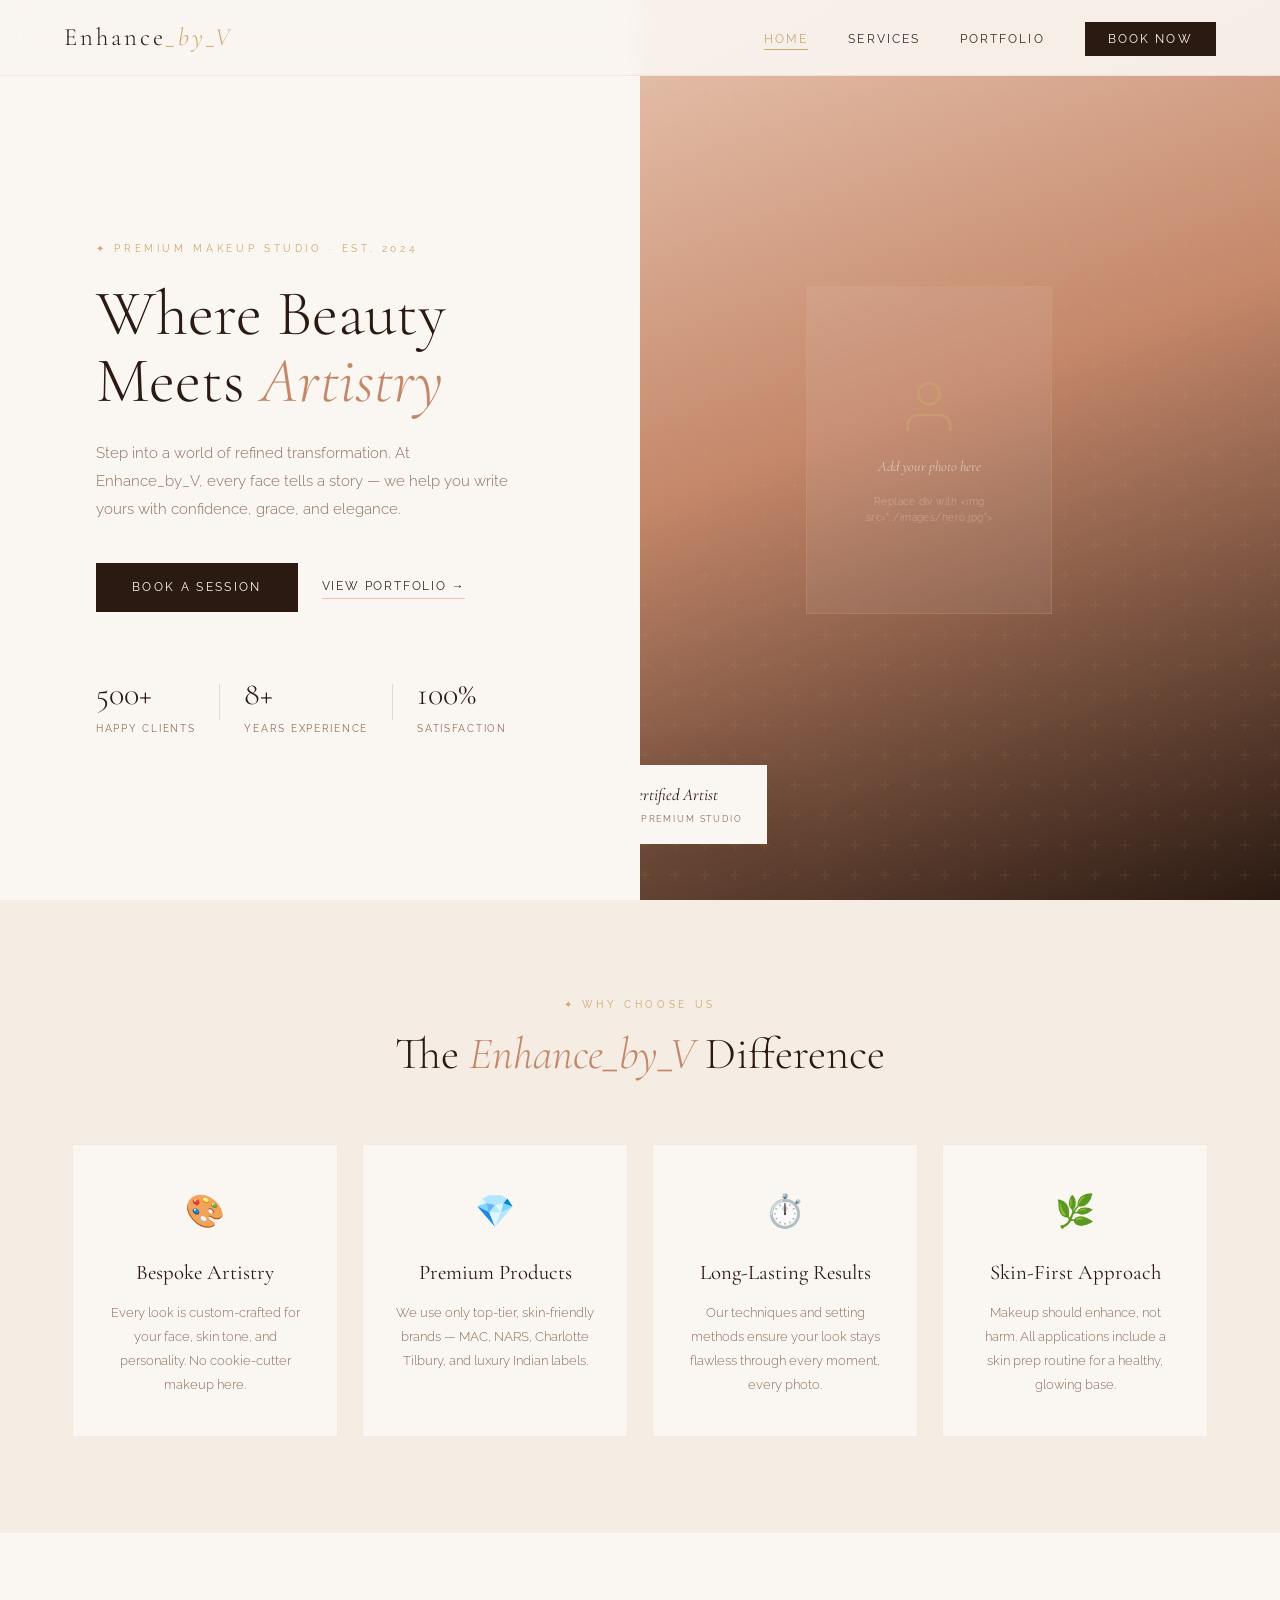
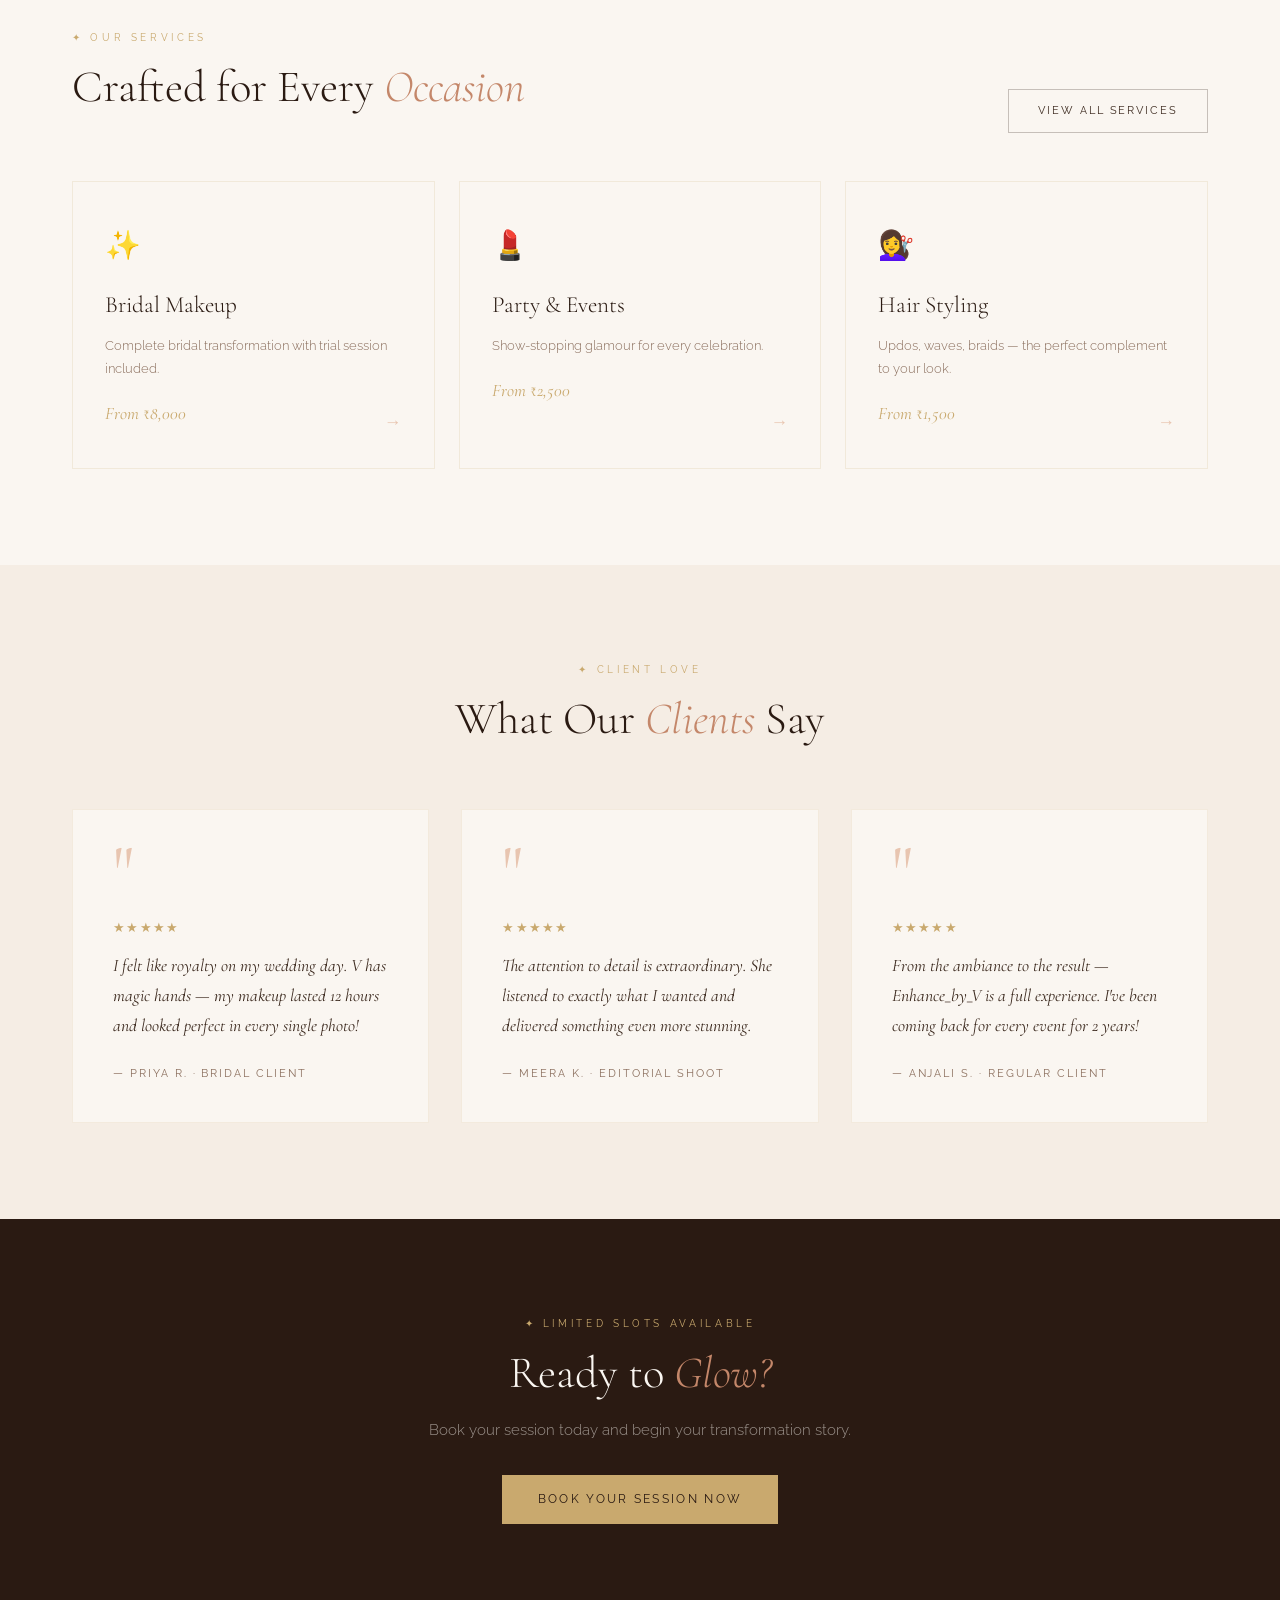
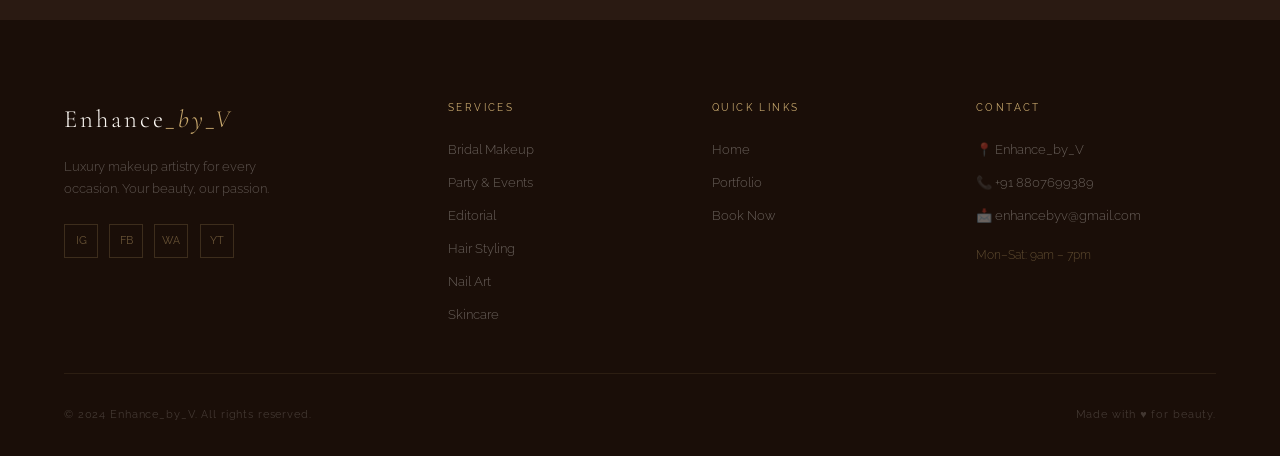
<file: index.html>
<!DOCTYPE html>
<html lang="en">
<head>
  <meta charset="UTF-8" />
  <meta name="viewport" content="width=device-width, initial-scale=1.0"/>
  <meta name="description" content="Enhance_by_V — Luxury Makeup Studio. Bridal, Party, Editorial, Hair & Nail services. Book your transformation today."/>
  <meta name="keywords" content="makeup studio, bridal makeup, hair styling, nail art, beauty salon"/>
  <meta property="og:title" content="Enhance_by_V — Luxury Makeup Studio"/>
  <meta property="og:description" content="Where Beauty Meets Artistry. Premium makeup & beauty services."/>
  <meta property="og:image" content="images/og-cover.jpg"/>
  <title>Enhance_by_V — Luxury Makeup Studio</title>
  <link rel="stylesheet" href="css/global.css"/>
  <link rel="stylesheet" href="css/home.css"/>
  <link href="https://fonts.googleapis.com/css2?family=Cormorant+Garamond:ital,wght@0,300;0,400;0,600;1,300;1,400&family=Raleway:wght@300;400;500;600&display=swap" rel="stylesheet"/>
</head>
<body>

  <!-- ===== NAVBAR ===== -->
  <nav id="navbar">
    <a href="index.html" class="logo">Enhance<span>_by_V</span></a>
    <button class="hamburger" id="hamburger" aria-label="Menu">
      <span></span><span></span><span></span>
    </button>
    <ul class="nav-links" id="navLinks">
      <li><a href="index.html" class="active">Home</a></li>
      <li><a href="pages/services.html">Services</a></li>
      <li><a href="pages/portfolio.html">Portfolio</a></li>
      <li><a href="pages/booking.html" class="nav-cta">Book Now</a></li>
    </ul>
  </nav>

  <!-- ===== HERO ===== -->
  <section id="hero">
    <div class="hero-content">
      <span class="eyebrow">✦ Premium Makeup Studio · Est. 2024</span>
      <h1 class="hero-title">
        Where Beauty<br/>Meets <em>Artistry</em>
      </h1>
      <p class="hero-desc">
        Step into a world of refined transformation. At Enhance_by_V, every face tells a story — we help you write yours with confidence, grace, and elegance.
      </p>
      <div class="hero-btns">
        <a href="pages/booking.html" class="btn-primary">Book a Session</a>
        <a href="pages/portfolio.html" class="btn-ghost">View Portfolio →</a>
      </div>
      <div class="hero-stats">
        <div class="stat"><div class="stat-num">500+</div><div class="stat-label">Happy Clients</div></div>
        <div class="stat-divider"></div>
        <div class="stat"><div class="stat-num">8+</div><div class="stat-label">Years Experience</div></div>
        <div class="stat-divider"></div>
        <div class="stat"><div class="stat-num">100%</div><div class="stat-label">Satisfaction</div></div>
      </div>
    </div>
    <div class="hero-visual">
      <div class="hero-img-wrap">
        <!-- Replace src with your actual photo -->
        <div class="hero-img-placeholder">
          <svg width="64" height="64" viewBox="0 0 24 24" fill="none" stroke="rgba(201,169,110,0.5)" stroke-width="1">
            <path d="M20 21v-2a4 4 0 0 0-4-4H8a4 4 0 0 0-4 4v2"/><circle cx="12" cy="7" r="4"/>
          </svg>
          <p>Add your photo here</p>
          <small>Replace div with &lt;img src="../images/hero.jpg"&gt;</small>
        </div>
        <div class="hero-badge">
          <div class="badge-title">Certified Artist</div>
          <div class="badge-sub">✦ Premium Studio</div>
        </div>
      </div>
    </div>
  </section>

  <!-- ===== WHY US ===== -->
  <section id="why-us">
    <div class="container">
      <div class="why-header reveal">
        <span class="section-label">✦ Why Choose Us</span>
        <h2 class="section-title">The <em>Enhance_by_V</em> Difference</h2>
      </div>
      <div class="why-grid">
        <div class="why-card reveal">
          <div class="why-icon">🎨</div>
          <h3>Bespoke Artistry</h3>
          <p>Every look is custom-crafted for your face, skin tone, and personality. No cookie-cutter makeup here.</p>
        </div>
        <div class="why-card reveal">
          <div class="why-icon">💎</div>
          <h3>Premium Products</h3>
          <p>We use only top-tier, skin-friendly brands — MAC, NARS, Charlotte Tilbury, and luxury Indian labels.</p>
        </div>
        <div class="why-card reveal">
          <div class="why-icon">⏱️</div>
          <h3>Long-Lasting Results</h3>
          <p>Our techniques and setting methods ensure your look stays flawless through every moment, every photo.</p>
        </div>
        <div class="why-card reveal">
          <div class="why-icon">🌿</div>
          <h3>Skin-First Approach</h3>
          <p>Makeup should enhance, not harm. All applications include a skin prep routine for a healthy, glowing base.</p>
        </div>
      </div>
    </div>
  </section>

  <!-- ===== SERVICES PREVIEW ===== -->
  <section id="services-preview">
    <div class="container">
      <div class="sp-header reveal">
        <div>
          <span class="section-label">✦ Our Services</span>
          <h2 class="section-title">Crafted for Every <em>Occasion</em></h2>
        </div>
        <a href="pages/services.html" class="btn-outline">View All Services</a>
      </div>
      <div class="sp-grid">
        <a href="pages/services.html#bridal" class="sp-card reveal">
          <div class="sp-icon">✨</div>
          <h3>Bridal Makeup</h3>
          <p>Complete bridal transformation with trial session included.</p>
          <span class="sp-price">From ₹8,000</span>
          <span class="sp-arrow">→</span>
        </a>
        <a href="pages/services.html#party" class="sp-card reveal">
          <div class="sp-icon">💄</div>
          <h3>Party & Events</h3>
          <p>Show-stopping glamour for every celebration.</p>
          <span class="sp-price">From ₹2,500</span>
          <span class="sp-arrow">→</span>
        </a>
        <a href="pages/services.html#hair" class="sp-card reveal">
          <div class="sp-icon">💇‍♀️</div>
          <h3>Hair Styling</h3>
          <p>Updos, waves, braids — the perfect complement to your look.</p>
          <span class="sp-price">From ₹1,500</span>
          <span class="sp-arrow">→</span>
        </a>
      </div>
    </div>
  </section>

  <!-- ===== TESTIMONIALS ===== -->
  <section id="testimonials">
    <div class="container">
      <div class="testi-header reveal">
        <span class="section-label">✦ Client Love</span>
        <h2 class="section-title">What Our <em>Clients</em> Say</h2>
      </div>
      <div class="testi-grid">
        <div class="testi-card reveal">
          <div class="quote-mark">"</div>
          <div class="stars">★★★★★</div>
          <p class="testi-text">I felt like royalty on my wedding day. V has magic hands — my makeup lasted 12 hours and looked perfect in every single photo!</p>
          <div class="testi-author">— Priya R. · Bridal Client</div>
        </div>
        <div class="testi-card reveal">
          <div class="quote-mark">"</div>
          <div class="stars">★★★★★</div>
          <p class="testi-text">The attention to detail is extraordinary. She listened to exactly what I wanted and delivered something even more stunning.</p>
          <div class="testi-author">— Meera K. · Editorial Shoot</div>
        </div>
        <div class="testi-card reveal">
          <div class="quote-mark">"</div>
          <div class="stars">★★★★★</div>
          <p class="testi-text">From the ambiance to the result — Enhance_by_V is a full experience. I've been coming back for every event for 2 years!</p>
          <div class="testi-author">— Anjali S. · Regular Client</div>
        </div>
      </div>
    </div>
  </section>

  <!-- ===== CTA BANNER ===== -->
  <section id="cta-banner">
    <div class="cta-inner reveal">
      <span class="section-label" style="color: var(--gold);">✦ Limited Slots Available</span>
      <h2 class="section-title" style="color: var(--cream);">Ready to <em>Glow?</em></h2>
      <p style="color: rgba(250,246,241,0.55); font-size:0.95rem; margin-bottom:2rem; font-weight:300;">
        Book your session today and begin your transformation story.
      </p>
      <a href="pages/booking.html" class="btn-primary">Book Your Session Now</a>
    </div>
  </section>

  <!-- ===== FOOTER ===== -->
  <footer id="footer">
    <div class="footer-inner">
      <div class="footer-brand">
        <a href="index.html" class="logo">Enhance<span>_by_V</span></a>
        <p class="footer-tagline">Luxury makeup artistry for every occasion. Your beauty, our passion.</p>
        <div class="social-links">
          <a href="https://instagram.com/YOUR_HANDLE" target="_blank" class="social-link" aria-label="Instagram">ig</a>
          <a href="https://facebook.com/YOUR_PAGE" target="_blank" class="social-link" aria-label="Facebook">fb</a>
          <a href="https://wa.me/918807699389" target="_blank" class="social-link" aria-label="WhatsApp">wa</a>
          <a href="https://youtube.com/YOUR_CHANNEL" target="_blank" class="social-link" aria-label="YouTube">yt</a>
        </div>
      </div>
      <div class="footer-col">
        <div class="footer-heading">Services</div>
        <ul class="footer-links">
          <li><a href="pages/services.html#bridal">Bridal Makeup</a></li>
          <li><a href="pages/services.html#party">Party & Events</a></li>
          <li><a href="pages/services.html#editorial">Editorial</a></li>
          <li><a href="pages/services.html#hair">Hair Styling</a></li>
          <li><a href="pages/services.html#nails">Nail Art</a></li>
          <li><a href="pages/services.html#skin">Skincare</a></li>
        </ul>
      </div>
      <div class="footer-col">
        <div class="footer-heading">Quick Links</div>
        <ul class="footer-links">
          <li><a href="index.html">Home</a></li>
          <li><a href="pages/portfolio.html">Portfolio</a></li>
          <li><a href="pages/booking.html">Book Now</a></li>
        </ul>
      </div>
      <div class="footer-col">
        <div class="footer-heading">Contact</div>
        <ul class="footer-links">
          <li>📍 Enhance_by_V</li>
          <li>📞 +91 8807699389</li>
          <li>📩 enhancebyv@gmail.com</li>
          <li style="margin-top:0.5rem; color: rgba(201,169,110,0.4); font-size:0.72rem;">Mon–Sat: 9am – 7pm</li>
        </ul>
      </div>
    </div>
    <div class="footer-bottom">
      <span class="footer-copy">© 2024 Enhance_by_V. All rights reserved.</span>
      <span class="footer-copy">Made with ♥ for beauty.</span>
    </div>
  </footer>

  <script src="js/main.js"></script>
</body>
</html>
</file>
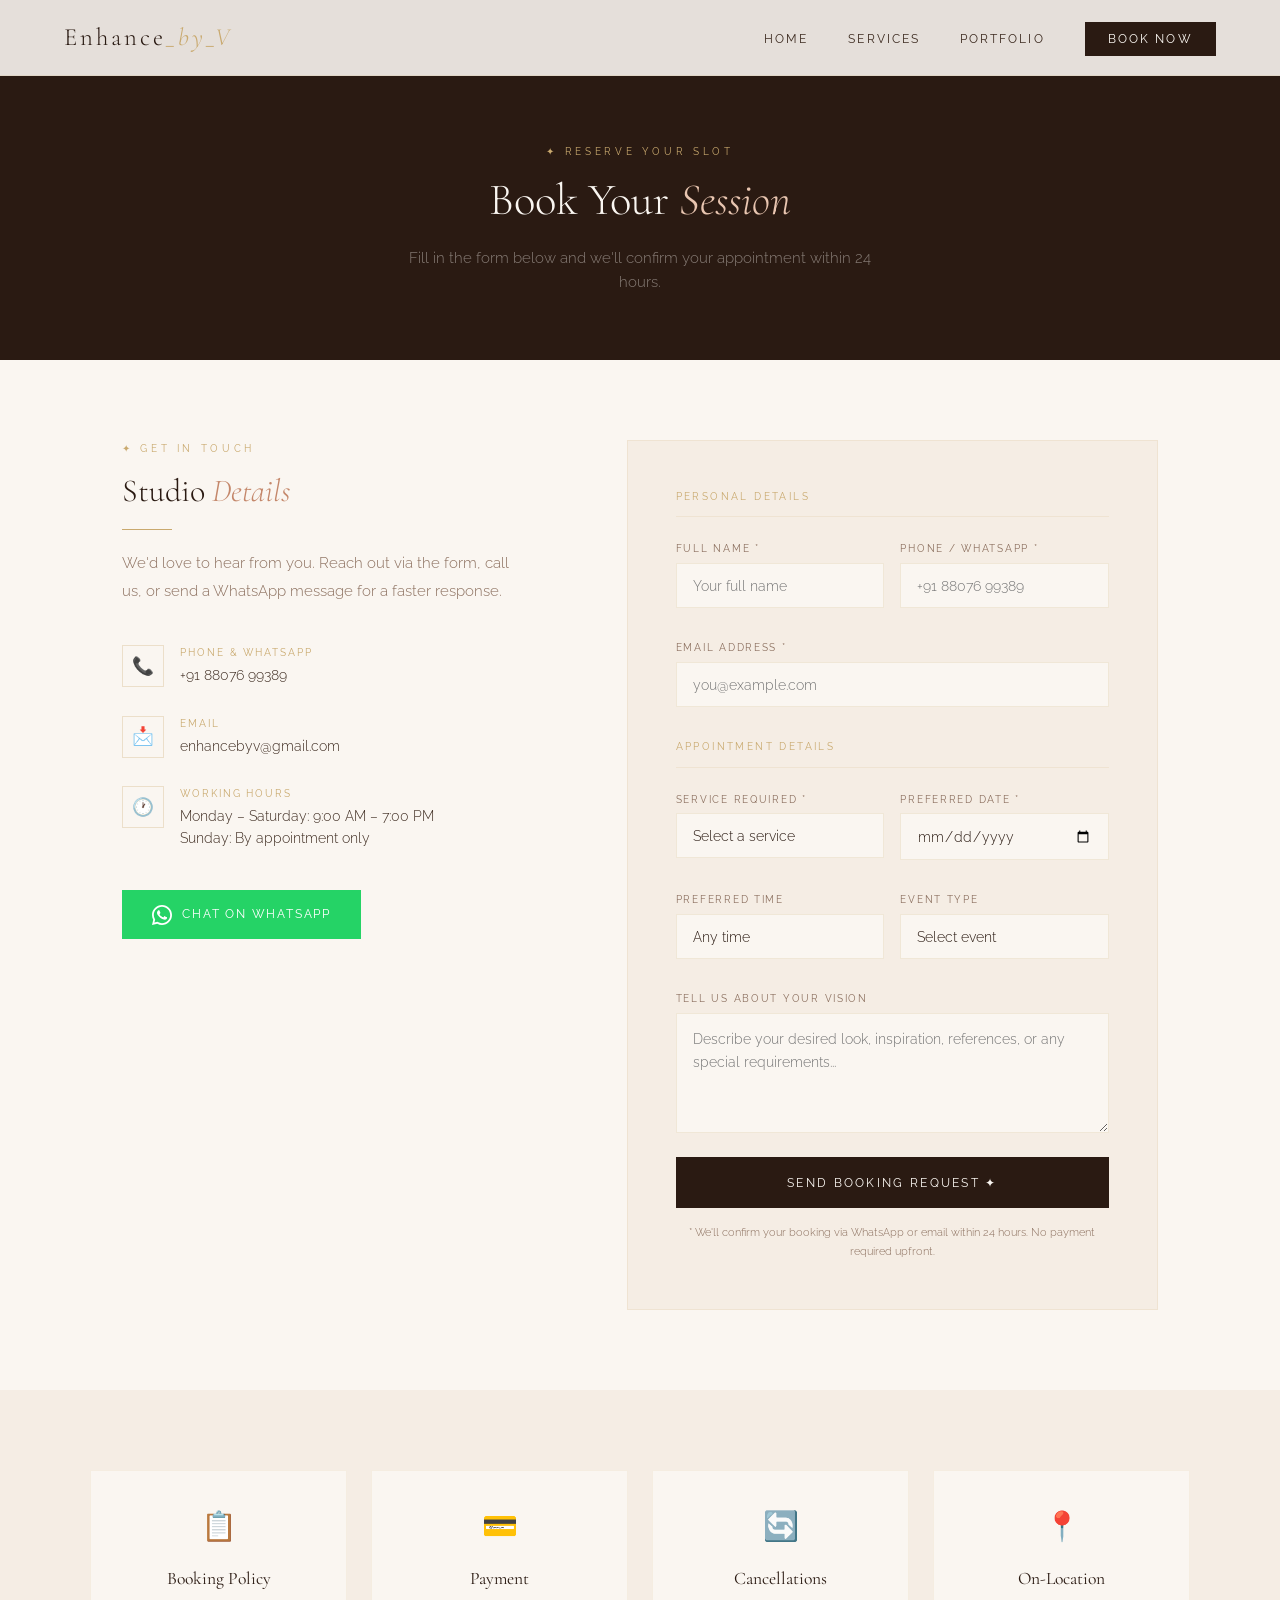
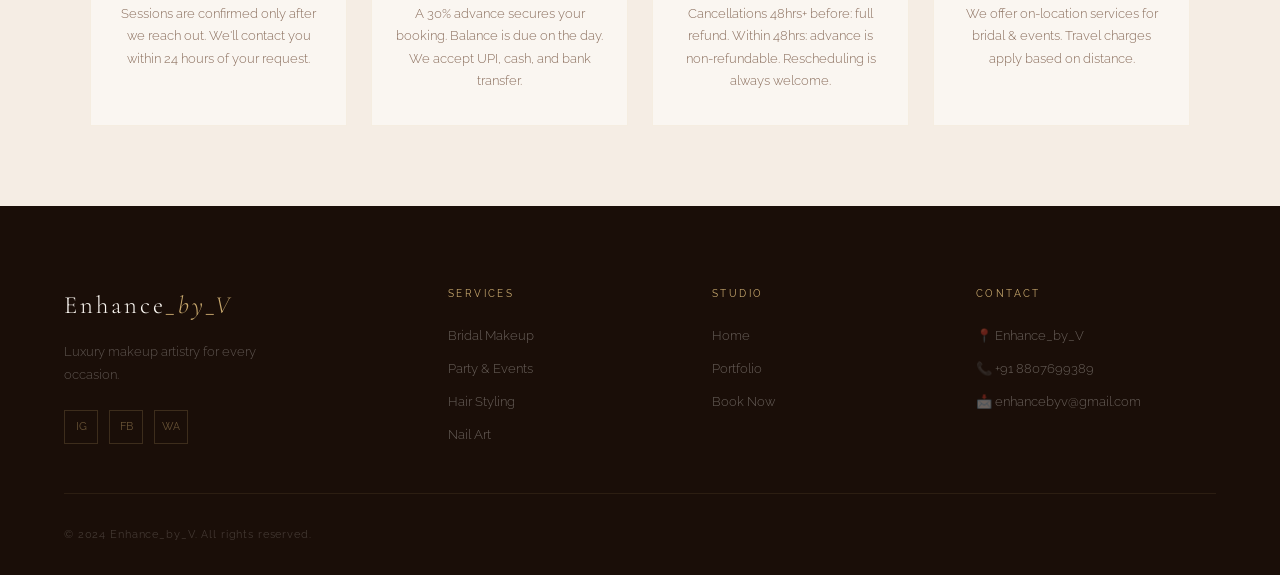
<file: pages/booking.html>
<!DOCTYPE html>
<html lang="en">
<head>
  <meta charset="UTF-8"/>
  <meta name="viewport" content="width=device-width, initial-scale=1.0"/>
  <meta name="description" content="Book a makeup session with Enhance_by_V — Bridal, Party, Hair, Nail Art and more."/>
  <title>Book a Session — Enhance_by_V</title>
  <link rel="stylesheet" href="../css/global.css"/>
  <link rel="stylesheet" href="../css/booking.css"/>
  <link href="https://fonts.googleapis.com/css2?family=Cormorant+Garamond:ital,wght@0,300;0,400;0,600;1,300;1,400&family=Raleway:wght@300;400;500;600&display=swap" rel="stylesheet"/>
</head>
<body>

  <nav id="navbar">
    <a href="../index.html" class="logo">Enhance<span>_by_V</span></a>
    <button class="hamburger" id="hamburger"><span></span><span></span><span></span></button>
    <ul class="nav-links" id="navLinks">
      <li><a href="../index.html">Home</a></li>
      <li><a href="services.html">Services</a></li>
      <li><a href="portfolio.html">Portfolio</a></li>
      <li><a href="booking.html" class="nav-cta active">Book Now</a></li>
    </ul>
  </nav>

  <div class="page-hero">
    <div>
      <span class="section-label">✦ Reserve Your Slot</span>
      <h1 class="section-title">Book Your <em>Session</em></h1>
      <p>Fill in the form below and we'll confirm your appointment within 24 hours.</p>
    </div>
  </div>

  <section id="booking-section">
    <div class="booking-layout">

      <!-- CONTACT INFO -->
      <div class="booking-info reveal">
        <span class="section-label">✦ Get In Touch</span>
        <h2 class="section-title" style="font-size: 2rem;">Studio <em>Details</em></h2>
        <div class="divider"></div>
        <p class="section-desc" style="margin-bottom: 2.5rem;">We'd love to hear from you. Reach out via the form, call us, or send a WhatsApp message for a faster response.</p>

        <div class="contact-items">

          <div class="contact-item">
            <div class="contact-icon">📞</div>
            <div>
              <div class="ci-label">Phone & WhatsApp</div>
              <div class="ci-val"><a href="tel:+918807699389">+91 88076 99389</a></div>
            </div>
          </div>
          <div class="contact-item">
            <div class="contact-icon">📩</div>
            <div>
              <div class="ci-label">Email</div>
              <div class="ci-val"><a href="mailto:enhancebyv@gmail.com">enhancebyv@gmail.com</a></div>
            </div>
          </div>
          <div class="contact-item">
            <div class="contact-icon">🕐</div>
            <div>
              <div class="ci-label">Working Hours</div>
              <div class="ci-val">Monday – Saturday: 9:00 AM – 7:00 PM<br/>Sunday: By appointment only</div>
            </div>
          </div>
        </div>

        <!-- WhatsApp Button -->
        <a href="https://wa.me/918807699389?text=Hi%2C+I'd+like+to+book+a+session+at+Enhance_by_V" 
           target="_blank" class="whatsapp-btn">
          <svg width="20" height="20" viewBox="0 0 24 24" fill="currentColor">
            <path d="M17.472 14.382c-.297-.149-1.758-.867-2.03-.967-.273-.099-.471-.148-.67.15-.197.297-.767.966-.94 1.164-.173.199-.347.223-.644.075-.297-.15-1.255-.463-2.39-1.475-.883-.788-1.48-1.761-1.653-2.059-.173-.297-.018-.458.13-.606.134-.133.298-.347.446-.52.149-.174.198-.298.298-.497.099-.198.05-.371-.025-.52-.075-.149-.669-1.612-.916-2.207-.242-.579-.487-.5-.669-.51-.173-.008-.371-.01-.57-.01-.198 0-.52.074-.792.372-.272.297-1.04 1.016-1.04 2.479 0 1.462 1.065 2.875 1.213 3.074.149.198 2.096 3.2 5.077 4.487.709.306 1.262.489 1.694.625.712.227 1.36.195 1.871.118.571-.085 1.758-.719 2.006-1.413.248-.694.248-1.289.173-1.413-.074-.124-.272-.198-.57-.347z"/>
            <path d="M12 0C5.373 0 0 5.373 0 12c0 2.123.554 4.118 1.524 5.845L0 24l6.324-1.498A11.955 11.955 0 0012 24c6.627 0 12-5.373 12-12S18.627 0 12 0zm0 21.818a9.818 9.818 0 01-5.013-1.375l-.36-.213-3.724.881.916-3.617-.234-.372A9.784 9.784 0 012.182 12C2.182 6.57 6.57 2.182 12 2.182S21.818 6.57 21.818 12 17.43 21.818 12 21.818z"/>
          </svg>
          Chat on WhatsApp
        </a>
      </div>

      <!-- BOOKING FORM -->
      <div class="booking-form-wrap reveal">
        <!-- 
          FORMSPREE SETUP (FREE):
          1. Go to formspree.io and sign up (free)
          2. Create a new form — get your unique endpoint URL
          3. Replace action="https://formspree.io/f/YOUR_FORM_ID" below
          4. Submissions will arrive in your email inbox!
        -->
        <form 
          id="bookingForm"
          action="https://formspree.io/f/YOUR_FORM_ID"
          method="POST"
          novalidate
        >
          <div class="form-section-label">Personal Details</div>

          <div class="form-row">
            <div class="form-group">
              <label class="form-label" for="name">Full Name *</label>
              <input class="form-input" type="text" id="name" name="name" placeholder="Your full name" required/>
              <span class="form-error" id="nameErr">Please enter your name.</span>
            </div>
            <div class="form-group">
              <label class="form-label" for="phone">Phone / WhatsApp *</label>
              <input class="form-input" type="tel" id="phone" name="phone" placeholder="+91 88076 99389" required/>
              <span class="form-error" id="phoneErr">Please enter a valid phone number.</span>
            </div>
          </div>

          <div class="form-group">
            <label class="form-label" for="email">Email Address *</label>
            <input class="form-input" type="email" id="email" name="email" placeholder="you@example.com" required/>
            <span class="form-error" id="emailErr">Please enter a valid email.</span>
          </div>

          <div class="form-section-label" style="margin-top: 2rem;">Appointment Details</div>

          <div class="form-row">
            <div class="form-group">
              <label class="form-label" for="service">Service Required *</label>
              <select class="form-input form-select" id="service" name="service" required>
                <option value="">Select a service</option>
                <option value="Bridal Makeup">✨ Bridal Makeup</option>
                <option value="Party & Event Glam">💄 Party & Event Glam</option>
                <option value="Editorial Shoot">📸 Editorial / Shoot</option>
                <option value="Hair Styling">💇‍♀️ Hair Styling</option>
                <option value="Nail Art">💅 Nail Art</option>
                <option value="Skincare & Glow">🌿 Skincare & Glow</option>
                <option value="Multiple Services">🌟 Multiple Services</option>
              </select>
              <span class="form-error" id="serviceErr">Please select a service.</span>
            </div>
            <div class="form-group">
              <label class="form-label" for="date">Preferred Date *</label>
              <input class="form-input" type="date" id="date" name="date" required/>
              <span class="form-error" id="dateErr">Please select a date.</span>
            </div>
          </div>

          <div class="form-row">
            <div class="form-group">
              <label class="form-label" for="time">Preferred Time</label>
              <select class="form-input form-select" id="time" name="time">
                <option value="">Any time</option>
                <option>9:00 AM – 11:00 AM</option>
                <option>11:00 AM – 1:00 PM</option>
                <option>1:00 PM – 3:00 PM</option>
                <option>3:00 PM – 5:00 PM</option>
                <option>5:00 PM – 7:00 PM</option>
              </select>
            </div>
            <div class="form-group">
              <label class="form-label" for="event">Event Type</label>
              <select class="form-input form-select" id="event" name="event">
                <option value="">Select event</option>
                <option>Wedding</option>
                <option>Engagement</option>
                <option>Birthday Party</option>
                <option>Sangeet / Function</option>
                <option>Photo / Video Shoot</option>
                <option>Casual / Everyday</option>
                <option>Other</option>
              </select>
            </div>
          </div>

          <div class="form-group">
            <label class="form-label" for="message">Tell Us About Your Vision</label>
            <textarea class="form-input form-textarea" id="message" name="message" 
              placeholder="Describe your desired look, inspiration, references, or any special requirements..."></textarea>
          </div>

          <!-- Hidden: auto-set from URL param -->
          <input type="hidden" name="_subject" value="New Booking Request — Enhance_by_V"/>
          <input type="hidden" name="_next" value="booking.html?success=1"/>

          <div id="formSuccess" class="form-success" style="display:none;">
            <span>✨</span>
            <strong>Booking Request Sent!</strong>
            <p>Thank you! We'll get back to you within 24 hours to confirm your appointment.</p>
          </div>

          <button type="submit" class="form-submit" id="submitBtn">
            Send Booking Request ✦
          </button>

          <p class="form-note">* We'll confirm your booking via WhatsApp or email within 24 hours. No payment required upfront.</p>
        </form>
      </div>

    </div>
  </section>

  <!-- POLICIES -->
  <section id="policies">
    <div class="container">
      <div class="policies-grid reveal">
        <div class="policy-card">
          <div class="policy-icon">📋</div>
          <h3>Booking Policy</h3>
          <p>Sessions are confirmed only after we reach out. We'll contact you within 24 hours of your request.</p>
        </div>
        <div class="policy-card">
          <div class="policy-icon">💳</div>
          <h3>Payment</h3>
          <p>A 30% advance secures your booking. Balance is due on the day. We accept UPI, cash, and bank transfer.</p>
        </div>
        <div class="policy-card">
          <div class="policy-icon">🔄</div>
          <h3>Cancellations</h3>
          <p>Cancellations 48hrs+ before: full refund. Within 48hrs: advance is non-refundable. Rescheduling is always welcome.</p>
        </div>
        <div class="policy-card">
          <div class="policy-icon">📍</div>
          <h3>On-Location</h3>
          <p>We offer on-location services for bridal & events. Travel charges apply based on distance.</p>
        </div>
      </div>
    </div>
  </section>

  <footer id="footer">
    <div class="footer-inner">
      <div class="footer-brand">
        <a href="../index.html" class="logo">Enhance<span>_by_V</span></a>
        <p class="footer-tagline">Luxury makeup artistry for every occasion.</p>
        <div class="social-links">
          <a href="#" class="social-link">ig</a>
          <a href="#" class="social-link">fb</a>
          <a href="#" class="social-link">wa</a>
        </div>
      </div>
      <div class="footer-col">
        <div class="footer-heading">Services</div>
        <ul class="footer-links">
          <li><a href="services.html#bridal">Bridal Makeup</a></li>
          <li><a href="services.html#party">Party & Events</a></li>
          <li><a href="services.html#hair">Hair Styling</a></li>
          <li><a href="services.html#nails">Nail Art</a></li>
        </ul>
      </div>
      <div class="footer-col">
        <div class="footer-heading">Studio</div>
        <ul class="footer-links">
          <li><a href="../index.html">Home</a></li>
          <li><a href="portfolio.html">Portfolio</a></li>
          <li><a href="booking.html">Book Now</a></li>
        </ul>
      </div>
      <div class="footer-col">
        <div class="footer-heading">Contact</div>
        <ul class="footer-links">
          <li>📍 Enhance_by_V</li>
          <li>📞 +91 8807699389</li>
          <li>📩 enhancebyv@gmail.com</li>
        </ul>
      </div>
    </div>
    <div class="footer-bottom">
      <span class="footer-copy">© 2024 Enhance_by_V. All rights reserved.</span>
    </div>
  </footer>

  <script src="../js/main.js"></script>
  <script src="../js/booking.js"></script>
</body>
</html>
</file>
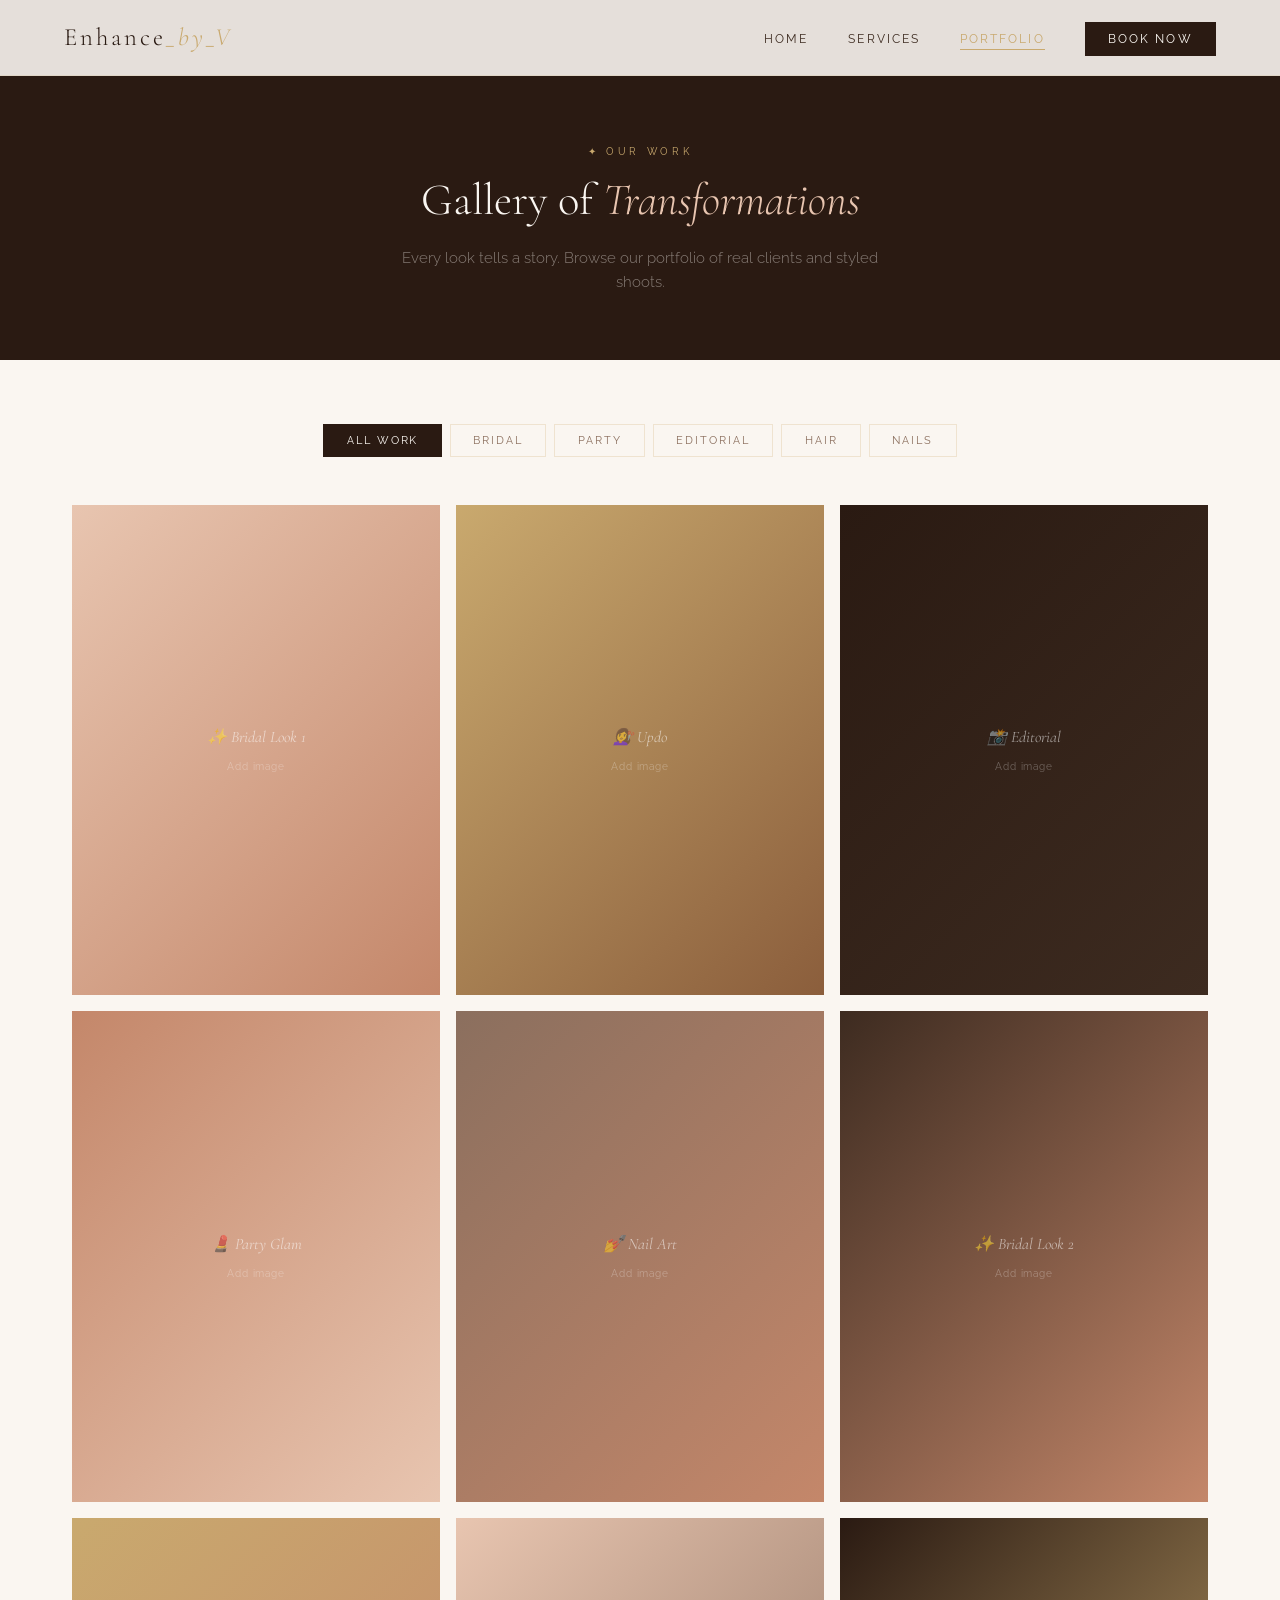
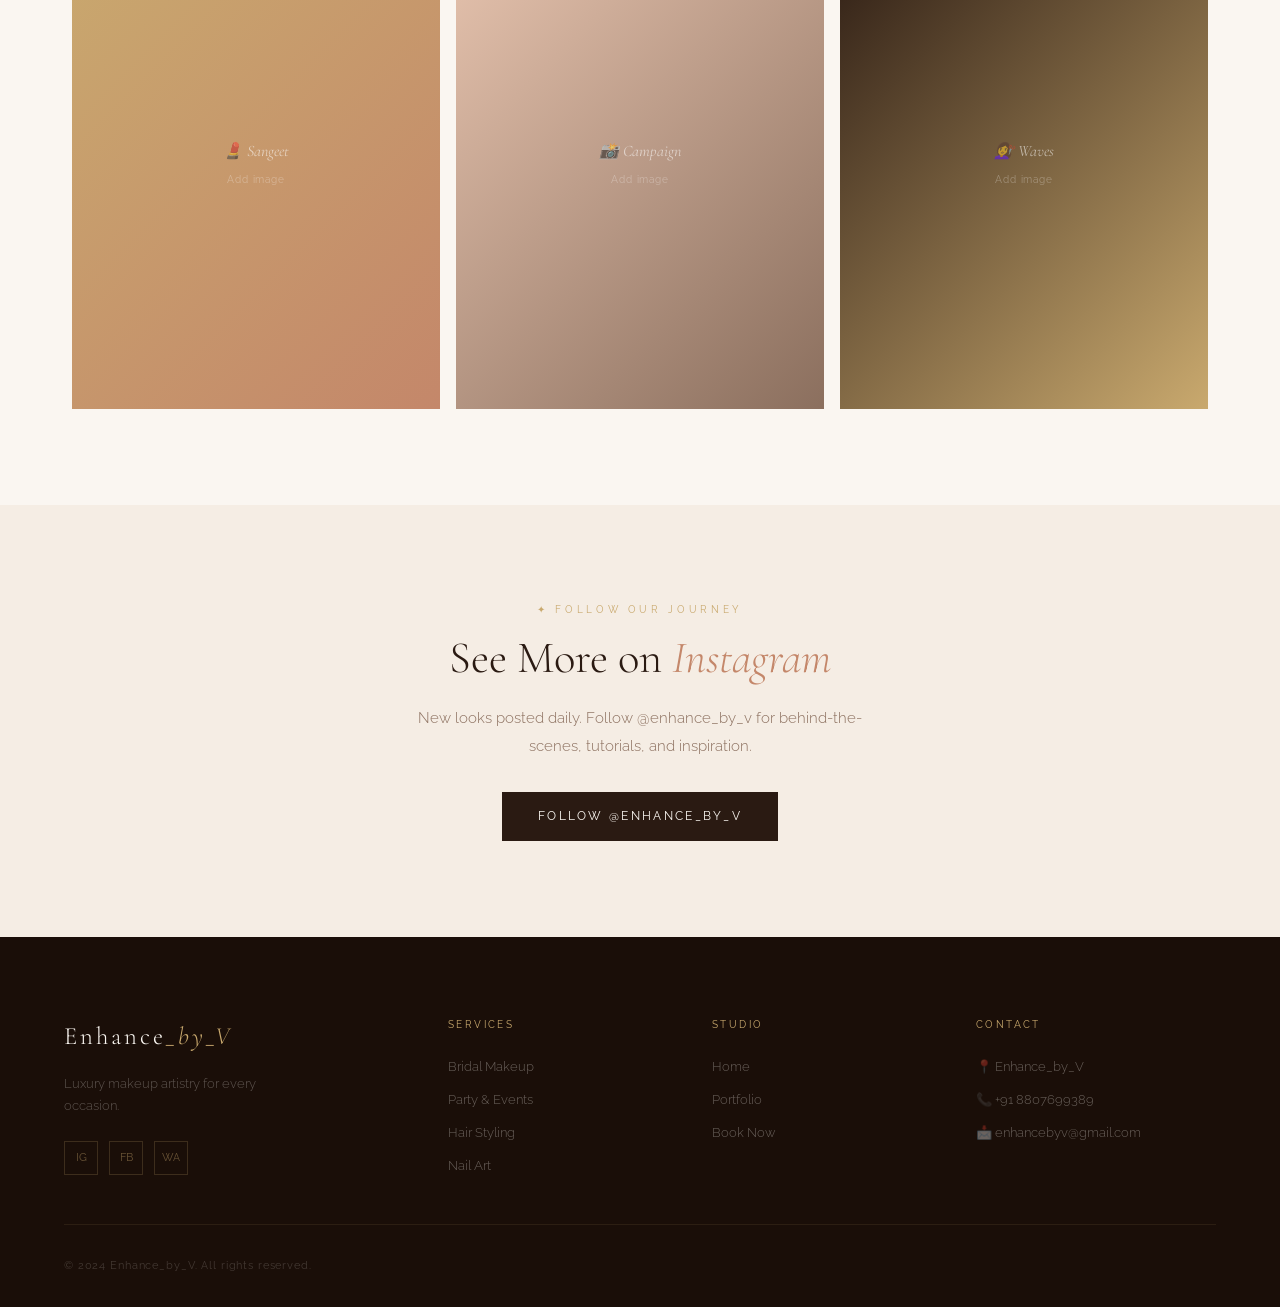
<file: pages/portfolio.html>
<!DOCTYPE html>
<html lang="en">
<head>
  <meta charset="UTF-8"/>
  <meta name="viewport" content="width=device-width, initial-scale=1.0"/>
  <meta name="description" content="Portfolio of Enhance_by_V — browse bridal, party, hair, and editorial looks."/>
  <title>Portfolio — Enhance_by_V</title>
  <link rel="stylesheet" href="../css/global.css"/>
  <link rel="stylesheet" href="../css/portfolio.css"/>
  <link href="https://fonts.googleapis.com/css2?family=Cormorant+Garamond:ital,wght@0,300;0,400;0,600;1,300;1,400&family=Raleway:wght@300;400;500;600&display=swap" rel="stylesheet"/>
</head>
<body>

  <nav id="navbar">
    <a href="../index.html" class="logo">Enhance<span>_by_V</span></a>
    <button class="hamburger" id="hamburger"><span></span><span></span><span></span></button>
    <ul class="nav-links" id="navLinks">
      <li><a href="../index.html">Home</a></li>
      <li><a href="services.html">Services</a></li>
      <li><a href="portfolio.html" class="active">Portfolio</a></li>
      <li><a href="booking.html" class="nav-cta">Book Now</a></li>
    </ul>
  </nav>

  <div class="page-hero">
    <div>
      <span class="section-label">✦ Our Work</span>
      <h1 class="section-title">Gallery of <em>Transformations</em></h1>
      <p>Every look tells a story. Browse our portfolio of real clients and styled shoots.</p>
    </div>
  </div>

  <!-- FILTER TABS -->
  <section id="portfolio-section">
    <div class="container">

      <div class="filter-bar reveal">
        <button class="filter-btn active" data-filter="all">All Work</button>
        <button class="filter-btn" data-filter="bridal">Bridal</button>
        <button class="filter-btn" data-filter="party">Party</button>
        <button class="filter-btn" data-filter="editorial">Editorial</button>
        <button class="filter-btn" data-filter="hair">Hair</button>
        <button class="filter-btn" data-filter="nails">Nails</button>
      </div>

      <!-- PORTFOLIO GRID -->
      <!-- 
        HOW TO ADD YOUR PHOTOS:
        1. Put your photos in /images/portfolio/
        2. Replace each <div class="portfolio-placeholder"> with:
           <img src="../images/portfolio/filename.jpg" alt="Description" loading="lazy"/>
        3. Keep the data-category attribute for filtering to work
      -->
      <div class="portfolio-grid" id="portfolioGrid">

        <div class="portfolio-item" data-category="bridal">
          <div class="portfolio-placeholder" style="background:linear-gradient(135deg,#E8C5B0,#C4876A);">
            <span>✨ Bridal Look 1</span><small>Add image</small>
          </div>
          <div class="portfolio-overlay">
            <div class="portfolio-info">
              <div class="portfolio-title">Riya's Bridal</div>
              <div class="portfolio-tag">Bridal · Airbrush</div>
            </div>
          </div>
        </div>

        <div class="portfolio-item" data-category="hair">
          <div class="portfolio-placeholder" style="background:linear-gradient(135deg,#C9A96E,#8B5E3C);">
            <span>💇‍♀️ Updo</span><small>Add image</small>
          </div>
          <div class="portfolio-overlay">
            <div class="portfolio-info">
              <div class="portfolio-title">Bridal Updo</div>
              <div class="portfolio-tag">Hair · Styling</div>
            </div>
          </div>
        </div>

        <div class="portfolio-item" data-category="editorial">
          <div class="portfolio-placeholder" style="background:linear-gradient(135deg,#2A1A12,#3D2B20);">
            <span>📸 Editorial</span><small>Add image</small>
          </div>
          <div class="portfolio-overlay">
            <div class="portfolio-info">
              <div class="portfolio-title">Fashion Editorial</div>
              <div class="portfolio-tag">Editorial · Fashion</div>
            </div>
          </div>
        </div>

        <div class="portfolio-item" data-category="party">
          <div class="portfolio-placeholder" style="background:linear-gradient(135deg,#C4876A,#E8C5B0);">
            <span>💄 Party Glam</span><small>Add image</small>
          </div>
          <div class="portfolio-overlay">
            <div class="portfolio-info">
              <div class="portfolio-title">New Year Glam</div>
              <div class="portfolio-tag">Party · Glam</div>
            </div>
          </div>
        </div>

        <div class="portfolio-item" data-category="nails">
          <div class="portfolio-placeholder" style="background:linear-gradient(135deg,#8B6F5E,#C4876A);">
            <span>💅 Nail Art</span><small>Add image</small>
          </div>
          <div class="portfolio-overlay">
            <div class="portfolio-info">
              <div class="portfolio-title">Floral Nail Art</div>
              <div class="portfolio-tag">Nails · Art</div>
            </div>
          </div>
        </div>

        <div class="portfolio-item" data-category="bridal">
          <div class="portfolio-placeholder" style="background:linear-gradient(135deg,#3D2B20,#C4876A);">
            <span>✨ Bridal Look 2</span><small>Add image</small>
          </div>
          <div class="portfolio-overlay">
            <div class="portfolio-info">
              <div class="portfolio-title">Sana's Bridal</div>
              <div class="portfolio-tag">Bridal · HD</div>
            </div>
          </div>
        </div>

        <div class="portfolio-item" data-category="party">
          <div class="portfolio-placeholder" style="background:linear-gradient(135deg,#C9A96E,#C4876A);">
            <span>💄 Sangeet</span><small>Add image</small>
          </div>
          <div class="portfolio-overlay">
            <div class="portfolio-info">
              <div class="portfolio-title">Sangeet Night</div>
              <div class="portfolio-tag">Party · Festive</div>
            </div>
          </div>
        </div>

        <div class="portfolio-item" data-category="editorial">
          <div class="portfolio-placeholder" style="background:linear-gradient(135deg,#E8C5B0,#8B6F5E);">
            <span>📸 Campaign</span><small>Add image</small>
          </div>
          <div class="portfolio-overlay">
            <div class="portfolio-info">
              <div class="portfolio-title">Brand Campaign</div>
              <div class="portfolio-tag">Commercial · HD</div>
            </div>
          </div>
        </div>

        <div class="portfolio-item" data-category="hair">
          <div class="portfolio-placeholder" style="background:linear-gradient(135deg,#2A1A12,#C9A96E);">
            <span>💇‍♀️ Waves</span><small>Add image</small>
          </div>
          <div class="portfolio-overlay">
            <div class="portfolio-info">
              <div class="portfolio-title">Beachy Waves</div>
              <div class="portfolio-tag">Hair · Casual</div>
            </div>
          </div>
        </div>

      </div><!-- end portfolio-grid -->

    </div>
  </section>

  <!-- INSTAGRAM CTA -->
  <section id="insta-cta">
    <div class="container insta-inner reveal">
      <span class="section-label">✦ Follow Our Journey</span>
      <h2 class="section-title">See More on <em>Instagram</em></h2>
      <p class="section-desc" style="margin: 0 auto 2rem;">New looks posted daily. Follow @enhance_by_v for behind-the-scenes, tutorials, and inspiration.</p>
      <a href="https://instagram.com/YOUR_HANDLE" target="_blank" class="btn-primary">Follow @enhance_by_v</a>
    </div>
  </section>

  <footer id="footer">
    <div class="footer-inner">
      <div class="footer-brand">
        <a href="../index.html" class="logo">Enhance<span>_by_V</span></a>
        <p class="footer-tagline">Luxury makeup artistry for every occasion.</p>
        <div class="social-links">
          <a href="#" class="social-link">ig</a>
          <a href="#" class="social-link">fb</a>
          <a href="#" class="social-link">wa</a>
        </div>
      </div>
      <div class="footer-col">
        <div class="footer-heading">Services</div>
        <ul class="footer-links">
          <li><a href="services.html#bridal">Bridal Makeup</a></li>
          <li><a href="services.html#party">Party & Events</a></li>
          <li><a href="services.html#hair">Hair Styling</a></li>
          <li><a href="services.html#nails">Nail Art</a></li>
        </ul>
      </div>
      <div class="footer-col">
        <div class="footer-heading">Studio</div>
        <ul class="footer-links">
          <li><a href="../index.html">Home</a></li>
          <li><a href="portfolio.html">Portfolio</a></li>
          <li><a href="booking.html">Book Now</a></li>
        </ul>
      </div>
      <div class="footer-col">
        <div class="footer-heading">Contact</div>
        <ul class="footer-links">
          <li>📍 Enhance_by_V</li>
          <li>📞 +91 8807699389</li>
          <li>📩 enhancebyv@gmail.com</li>
        </ul>
      </div>
    </div>
    <div class="footer-bottom">
      <span class="footer-copy">© 2024 Enhance_by_V. All rights reserved.</span>
    </div>
  </footer>

  <script src="../js/main.js"></script>
  <script src="../js/portfolio.js"></script>
</body>
</html>
</file>
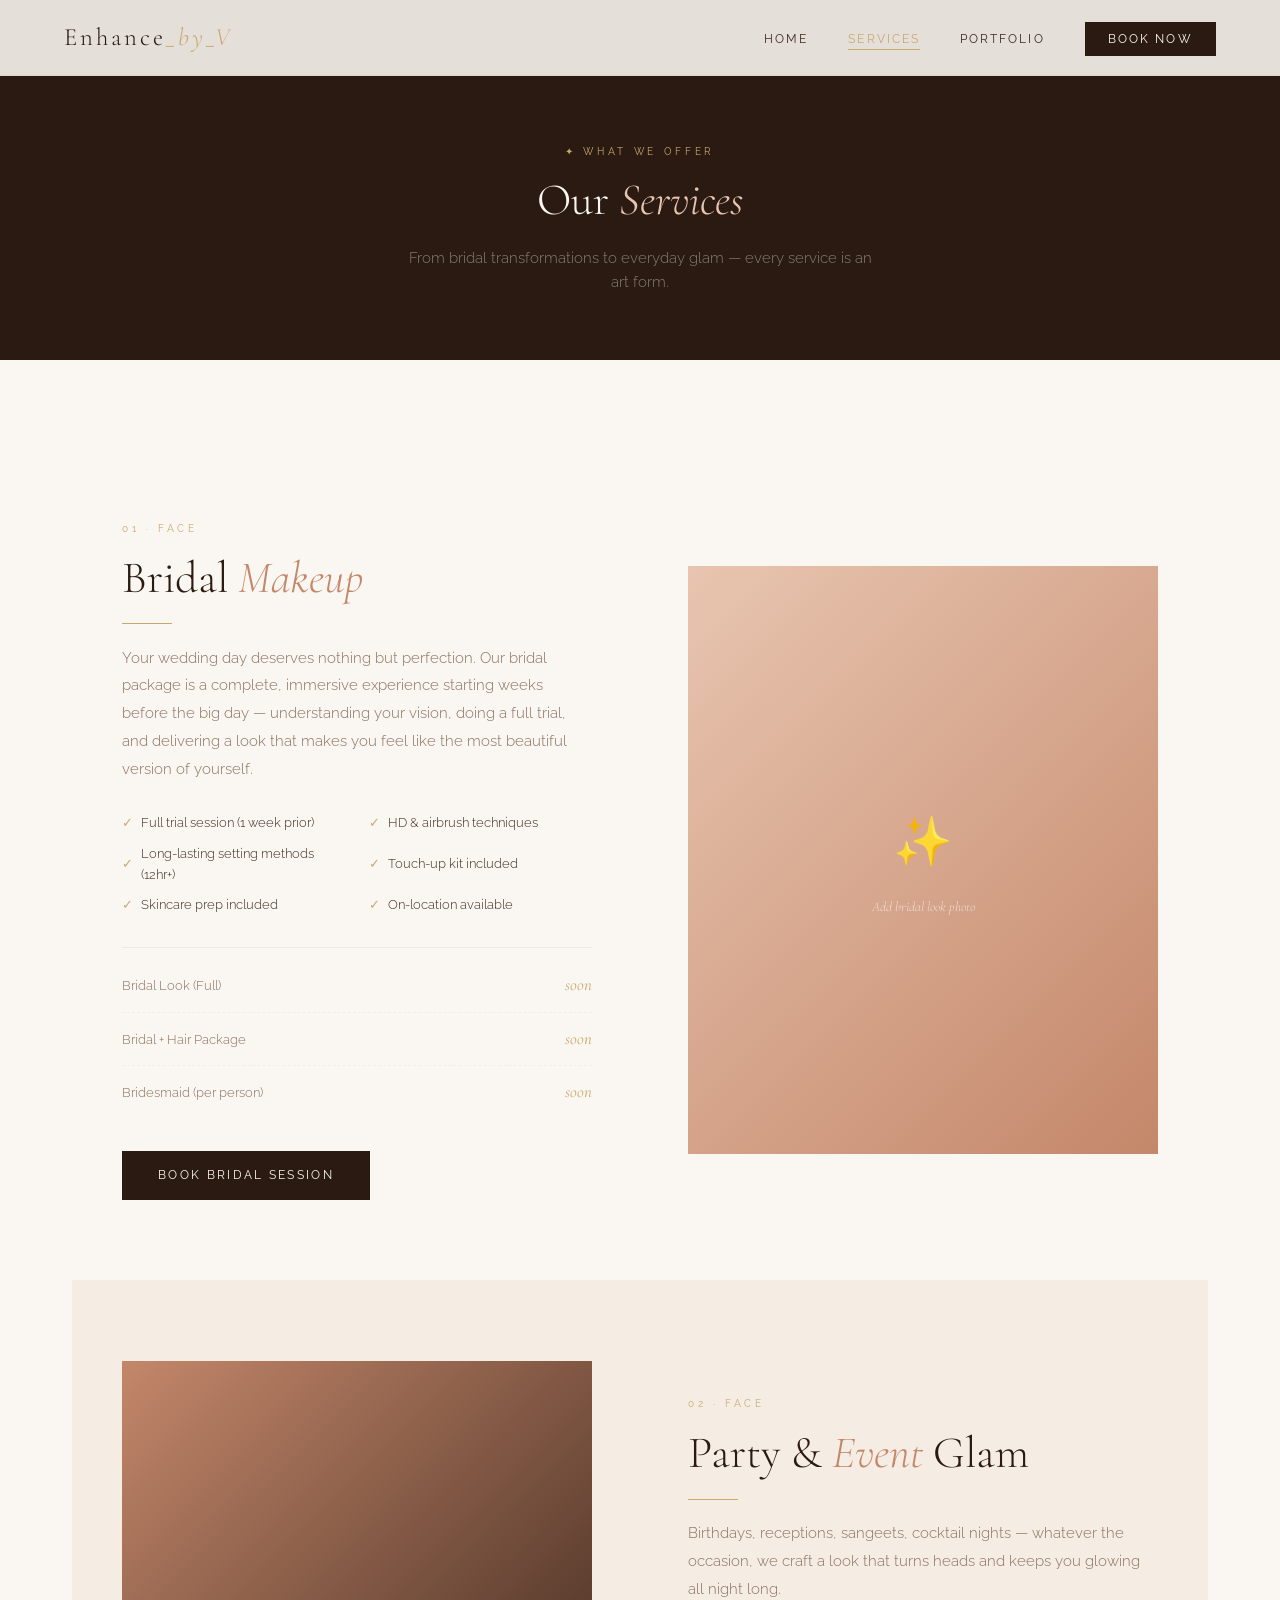
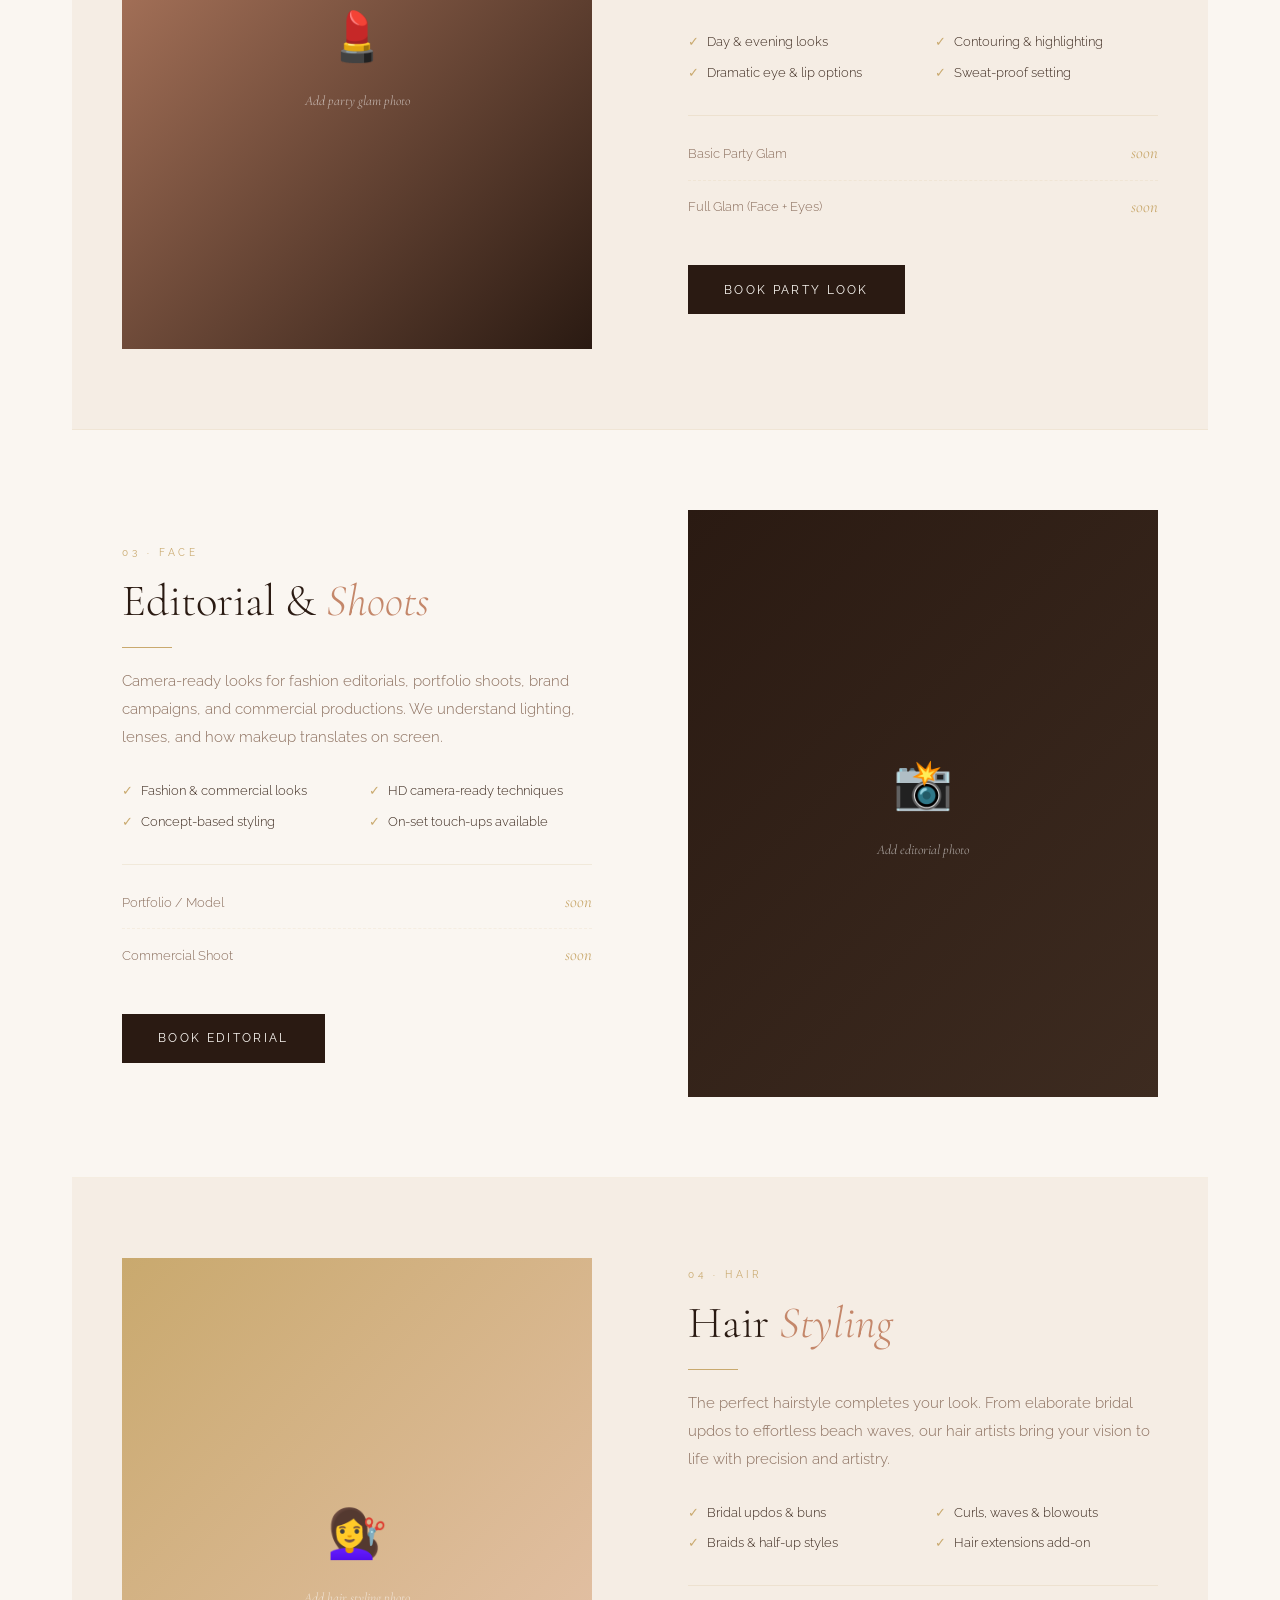
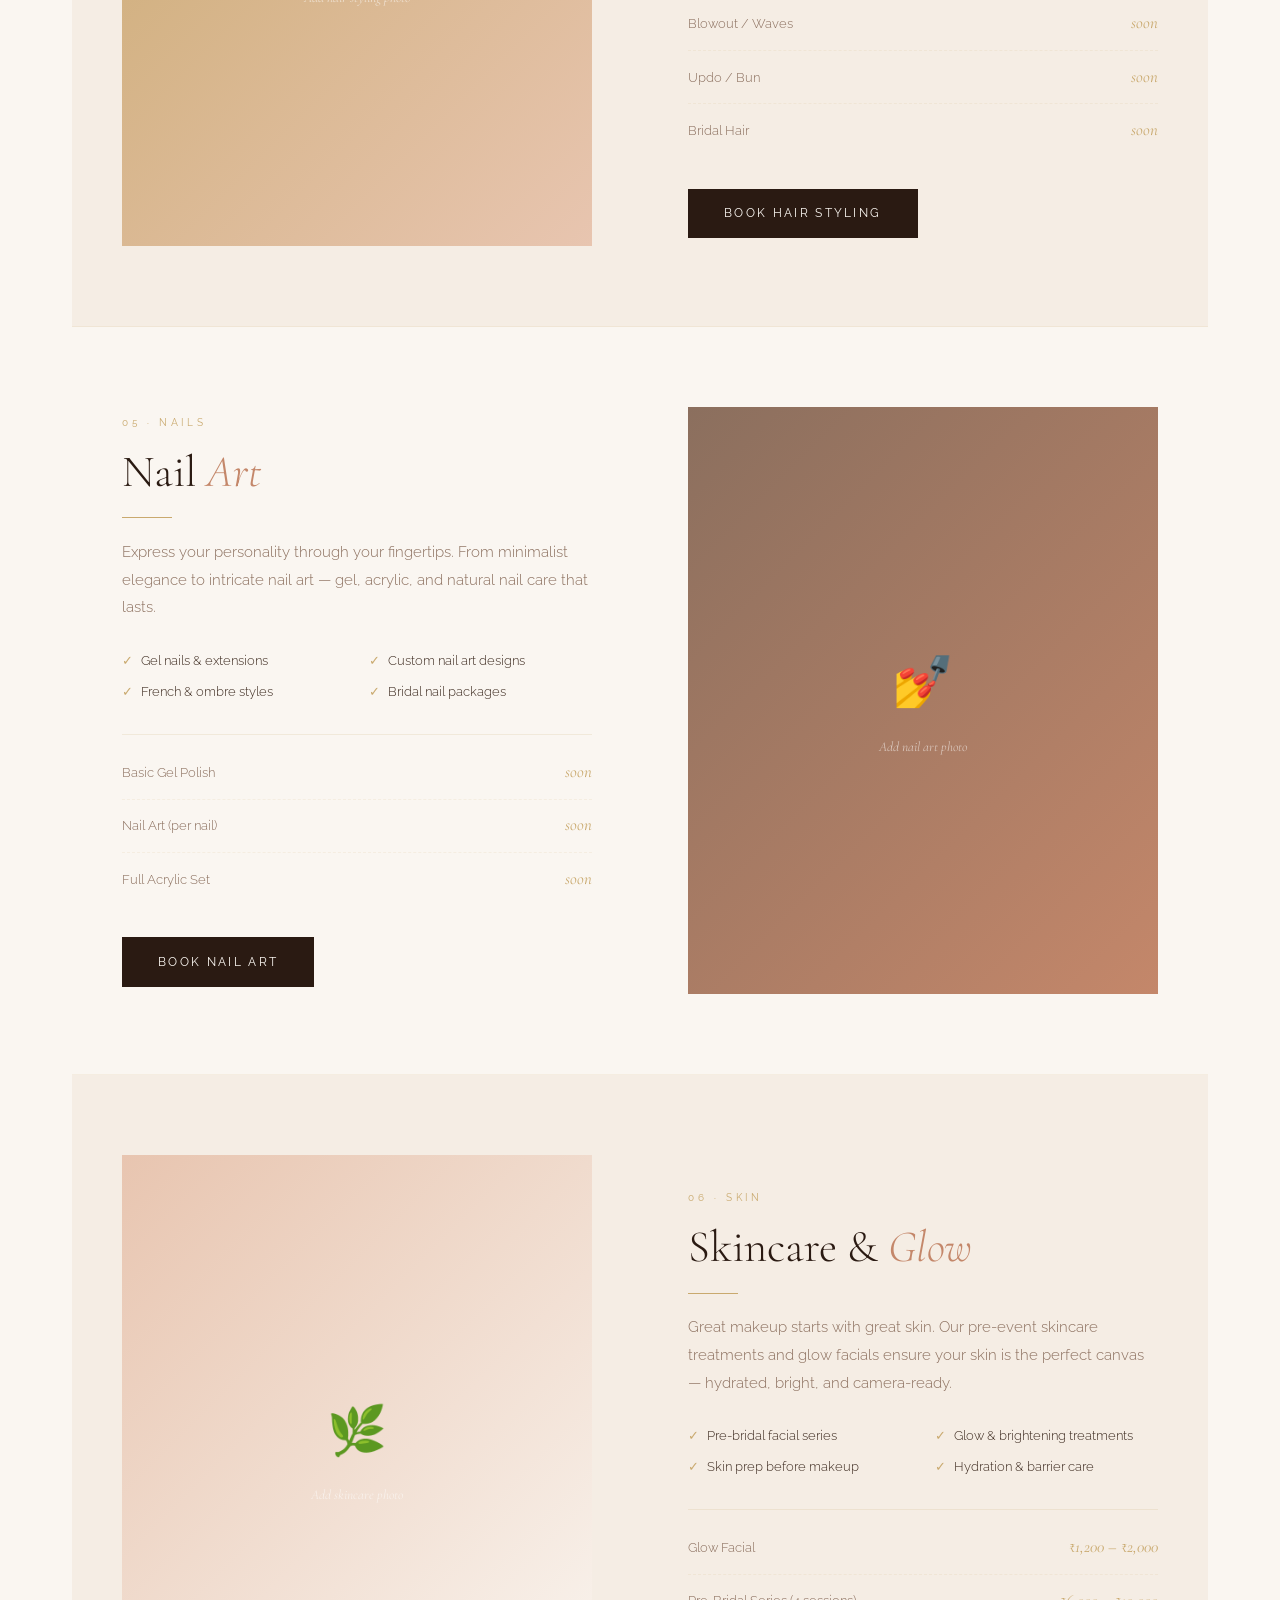
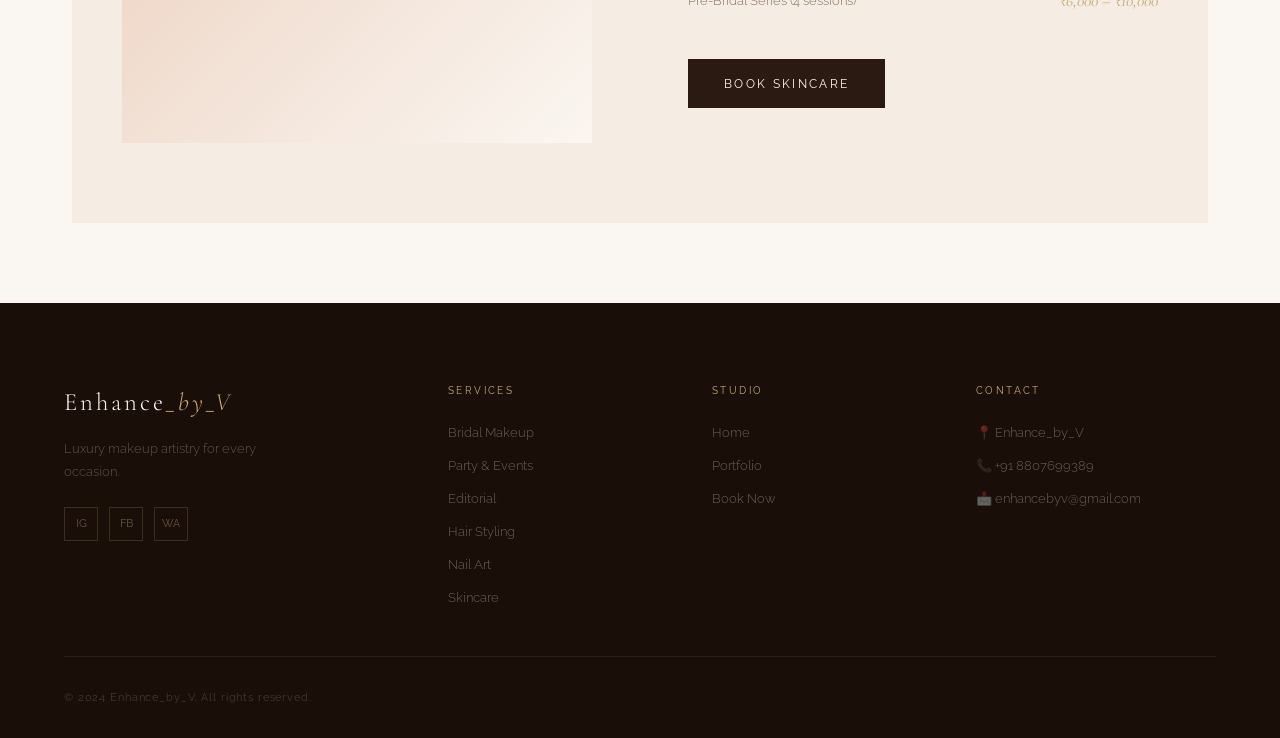
<file: pages/services.html>
<!DOCTYPE html>
<html lang="en">
<head>
  <meta charset="UTF-8"/>
  <meta name="viewport" content="width=device-width, initial-scale=1.0"/>
  <meta name="description" content="Explore all services at Enhance_by_V — Bridal Makeup, Party Glam, Hair Styling, Nail Art, Skincare & more."/>
  <title>Services — Enhance_by_V</title>
  <link rel="stylesheet" href="../css/global.css"/>
  <link rel="stylesheet" href="../css/services.css"/>
  <link href="https://fonts.googleapis.com/css2?family=Cormorant+Garamond:ital,wght@0,300;0,400;0,600;1,300;1,400&family=Raleway:wght@300;400;500;600&display=swap" rel="stylesheet"/>
</head>
<body>

  <nav id="navbar">
    <a href="../index.html" class="logo">Enhance<span>_by_V</span></a>
    <button class="hamburger" id="hamburger"><span></span><span></span><span></span></button>
    <ul class="nav-links" id="navLinks">
      <li><a href="../index.html">Home</a></li>
      <li><a href="services.html" class="active">Services</a></li>
      <li><a href="portfolio.html">Portfolio</a></li>
      <li><a href="booking.html" class="nav-cta">Book Now</a></li>
    </ul>
  </nav>

  <!-- PAGE HERO -->
  <div class="page-hero">
    <div>
      <span class="section-label">✦ What We Offer</span>
      <h1 class="section-title">Our <em>Services</em></h1>
      <p>From bridal transformations to everyday glam — every service is an art form.</p>
    </div>
  </div>

  <!-- SERVICES FULL LIST -->
  <section id="services-list">
    <div class="container">

      <!-- BRIDAL -->
      <div class="service-block reveal" id="bridal">
        <div class="service-block-content">
          <div class="service-block-text">
            <span class="section-label">01 · Face</span>
            <h2 class="section-title">Bridal <em>Makeup</em></h2>
            <div class="divider"></div>
            <p class="section-desc">Your wedding day deserves nothing but perfection. Our bridal package is a complete, immersive experience starting weeks before the big day — understanding your vision, doing a full trial, and delivering a look that makes you feel like the most beautiful version of yourself.</p>
            <div class="service-features">
              <div class="feature-item"><span class="feat-icon">✓</span> Full trial session (1 week prior)</div>
              <div class="feature-item"><span class="feat-icon">✓</span> HD & airbrush techniques</div>
              <div class="feature-item"><span class="feat-icon">✓</span> Long-lasting setting methods (12hr+)</div>
              <div class="feature-item"><span class="feat-icon">✓</span> Touch-up kit included</div>
              <div class="feature-item"><span class="feat-icon">✓</span> Skincare prep included</div>
              <div class="feature-item"><span class="feat-icon">✓</span> On-location available</div>
            </div>
            <div class="pricing-block">
              <div class="price-item">
                <div class="price-name">Bridal Look (Full)</div>
                <div class="price-val">soon</div>
              </div>
              <div class="price-item">
                <div class="price-name">Bridal + Hair Package</div>
                <div class="price-val">soon</div>
              </div>
              <div class="price-item">
                <div class="price-name">Bridesmaid (per person)</div>
                <div class="price-val">soon</div>
              </div>
            </div>
            <a href="booking.html?service=bridal" class="btn-primary">Book Bridal Session</a>
          </div>
          <div class="service-block-img">
            <div class="img-placeholder" style="background: linear-gradient(135deg,#E8C5B0,#C4876A);">
              <span>✨</span>
              <p>Add bridal look photo</p>
            </div>
          </div>
        </div>
      </div>

      <!-- PARTY -->
      <div class="service-block service-block-alt reveal" id="party">
        <div class="service-block-content">
          <div class="service-block-img">
            <div class="img-placeholder" style="background: linear-gradient(135deg,#C4876A,#2A1A12);">
              <span>💄</span>
              <p>Add party glam photo</p>
            </div>
          </div>
          <div class="service-block-text">
            <span class="section-label">02 · Face</span>
            <h2 class="section-title">Party & <em>Event</em> Glam</h2>
            <div class="divider"></div>
            <p class="section-desc">Birthdays, receptions, sangeets, cocktail nights — whatever the occasion, we craft a look that turns heads and keeps you glowing all night long.</p>
            <div class="service-features">
              <div class="feature-item"><span class="feat-icon">✓</span> Day & evening looks</div>
              <div class="feature-item"><span class="feat-icon">✓</span> Contouring & highlighting</div>
              <div class="feature-item"><span class="feat-icon">✓</span> Dramatic eye & lip options</div>
              <div class="feature-item"><span class="feat-icon">✓</span> Sweat-proof setting</div>
            </div>
            <div class="pricing-block">
              <div class="price-item">
                <div class="price-name">Basic Party Glam</div>
                <div class="price-val">soon</div>
              </div>
              <div class="price-item">
                <div class="price-name">Full Glam (Face + Eyes)</div>
                <div class="price-val">soon</div>
              </div>
            </div>
            <a href="booking.html?service=party" class="btn-primary">Book Party Look</a>
          </div>
        </div>
      </div>

      <!-- EDITORIAL -->
      <div class="service-block reveal" id="editorial">
        <div class="service-block-content">
          <div class="service-block-text">
            <span class="section-label">03 · Face</span>
            <h2 class="section-title">Editorial & <em>Shoots</em></h2>
            <div class="divider"></div>
            <p class="section-desc">Camera-ready looks for fashion editorials, portfolio shoots, brand campaigns, and commercial productions. We understand lighting, lenses, and how makeup translates on screen.</p>
            <div class="service-features">
              <div class="feature-item"><span class="feat-icon">✓</span> Fashion & commercial looks</div>
              <div class="feature-item"><span class="feat-icon">✓</span> HD camera-ready techniques</div>
              <div class="feature-item"><span class="feat-icon">✓</span> Concept-based styling</div>
              <div class="feature-item"><span class="feat-icon">✓</span> On-set touch-ups available</div>
            </div>
            <div class="pricing-block">
              <div class="price-item">
                <div class="price-name">Portfolio / Model</div>
                <div class="price-val">soon</div>
              </div>
              <div class="price-item">
                <div class="price-name">Commercial Shoot</div>
                <div class="price-val">soon</div>
              </div>
            </div>
            <a href="booking.html?service=editorial" class="btn-primary">Book Editorial</a>
          </div>
          <div class="service-block-img">
            <div class="img-placeholder" style="background: linear-gradient(135deg,#2A1A12,#3D2B20);">
              <span>📸</span>
              <p>Add editorial photo</p>
            </div>
          </div>
        </div>
      </div>

      <!-- HAIR -->
      <div class="service-block service-block-alt reveal" id="hair">
        <div class="service-block-content">
          <div class="service-block-img">
            <div class="img-placeholder" style="background: linear-gradient(135deg,#C9A96E,#E8C5B0);">
              <span>💇‍♀️</span>
              <p>Add hair styling photo</p>
            </div>
          </div>
          <div class="service-block-text">
            <span class="section-label">04 · Hair</span>
            <h2 class="section-title">Hair <em>Styling</em></h2>
            <div class="divider"></div>
            <p class="section-desc">The perfect hairstyle completes your look. From elaborate bridal updos to effortless beach waves, our hair artists bring your vision to life with precision and artistry.</p>
            <div class="service-features">
              <div class="feature-item"><span class="feat-icon">✓</span> Bridal updos & buns</div>
              <div class="feature-item"><span class="feat-icon">✓</span> Curls, waves & blowouts</div>
              <div class="feature-item"><span class="feat-icon">✓</span> Braids & half-up styles</div>
              <div class="feature-item"><span class="feat-icon">✓</span> Hair extensions add-on</div>
            </div>
            <div class="pricing-block">
              <div class="price-item">
                <div class="price-name">Blowout / Waves</div>
                <div class="price-val">soon</div>
              </div>
              <div class="price-item">
                <div class="price-name">Updo / Bun</div>
                <div class="price-val">soon</div>
              </div>
              <div class="price-item">
                <div class="price-name">Bridal Hair</div>
                <div class="price-val">soon</div>
              </div>
            </div>
            <a href="booking.html?service=hair" class="btn-primary">Book Hair Styling</a>
          </div>
        </div>
      </div>

      <!-- NAILS -->
      <div class="service-block reveal" id="nails">
        <div class="service-block-content">
          <div class="service-block-text">
            <span class="section-label">05 · Nails</span>
            <h2 class="section-title">Nail <em>Art</em></h2>
            <div class="divider"></div>
            <p class="section-desc">Express your personality through your fingertips. From minimalist elegance to intricate nail art — gel, acrylic, and natural nail care that lasts.</p>
            <div class="service-features">
              <div class="feature-item"><span class="feat-icon">✓</span> Gel nails & extensions</div>
              <div class="feature-item"><span class="feat-icon">✓</span> Custom nail art designs</div>
              <div class="feature-item"><span class="feat-icon">✓</span> French & ombre styles</div>
              <div class="feature-item"><span class="feat-icon">✓</span> Bridal nail packages</div>
            </div>
            <div class="pricing-block">
              <div class="price-item">
                <div class="price-name">Basic Gel Polish</div>
                <div class="price-val">soon</div>
              </div>
              <div class="price-item">
                <div class="price-name">Nail Art (per nail)</div>
                <div class="price-val">soon</div>
              </div>
              <div class="price-item">
                <div class="price-name">Full Acrylic Set</div>
                <div class="price-val">soon</div>
              </div>
            </div>
            <a href="booking.html?service=nails" class="btn-primary">Book Nail Art</a>
          </div>
          <div class="service-block-img">
            <div class="img-placeholder" style="background: linear-gradient(135deg,#8B6F5E,#C4876A);">
              <span>💅</span>
              <p>Add nail art photo</p>
            </div>
          </div>
        </div>
      </div>

      <!-- SKINCARE -->
      <div class="service-block service-block-alt reveal" id="skin">
        <div class="service-block-content">
          <div class="service-block-img">
            <div class="img-placeholder" style="background: linear-gradient(135deg,#E8C5B0,#FAF6F1);">
              <span>🌿</span>
              <p>Add skincare photo</p>
            </div>
          </div>
          <div class="service-block-text">
            <span class="section-label">06 · Skin</span>
            <h2 class="section-title">Skincare & <em>Glow</em></h2>
            <div class="divider"></div>
            <p class="section-desc">Great makeup starts with great skin. Our pre-event skincare treatments and glow facials ensure your skin is the perfect canvas — hydrated, bright, and camera-ready.</p>
            <div class="service-features">
              <div class="feature-item"><span class="feat-icon">✓</span> Pre-bridal facial series</div>
              <div class="feature-item"><span class="feat-icon">✓</span> Glow & brightening treatments</div>
              <div class="feature-item"><span class="feat-icon">✓</span> Skin prep before makeup</div>
              <div class="feature-item"><span class="feat-icon">✓</span> Hydration & barrier care</div>
            </div>
            <div class="pricing-block">
              <div class="price-item">
                <div class="price-name">Glow Facial</div>
                <div class="price-val">₹1,200 – ₹2,000</div>
              </div>
              <div class="price-item">
                <div class="price-name">Pre-Bridal Series (4 sessions)</div>
                <div class="price-val">₹6,000 – ₹10,000</div>
              </div>
            </div>
            <a href="booking.html?service=skincare" class="btn-primary">Book Skincare</a>
          </div>
        </div>
      </div>

    </div>
  </section>

  <!-- FOOTER -->
  <footer id="footer">
    <div class="footer-inner">
      <div class="footer-brand">
        <a href="../index.html" class="logo">Enhance<span>_by_V</span></a>
        <p class="footer-tagline">Luxury makeup artistry for every occasion.</p>
        <div class="social-links">
          <a href="#" class="social-link">ig</a>
          <a href="#" class="social-link">fb</a>
          <a href="#" class="social-link">wa</a>
        </div>
      </div>
      <div class="footer-col">
        <div class="footer-heading">Services</div>
        <ul class="footer-links">
          <li><a href="#bridal">Bridal Makeup</a></li>
          <li><a href="#party">Party & Events</a></li>
          <li><a href="#editorial">Editorial</a></li>
          <li><a href="#hair">Hair Styling</a></li>
          <li><a href="#nails">Nail Art</a></li>
          <li><a href="#skin">Skincare</a></li>
        </ul>
      </div>
      <div class="footer-col">
        <div class="footer-heading">Studio</div>
        <ul class="footer-links">
          <li><a href="../index.html">Home</a></li>
          <li><a href="portfolio.html">Portfolio</a></li>
          <li><a href="booking.html">Book Now</a></li>
        </ul>
      </div>
      <div class="footer-col">
        <div class="footer-heading">Contact</div>
        <ul class="footer-links">
          <li>📍 Enhance_by_V</li>
          <li>📞 +91 8807699389</li>
          <li>📩 enhancebyv@gmail.com</li>
        </ul>
      </div>
    </div>
    <div class="footer-bottom">
      <span class="footer-copy">© 2024 Enhance_by_V. All rights reserved.</span>
    </div>
  </footer>

  <script src="../js/main.js"></script>
</body>
</html>
</file>
<file: css/global.css>
/* ============================================
   ENHANCE_BY_V — Global Styles
   File: css/global.css
   ============================================ */

/* === GOOGLE FONTS === */
/* Already loaded in HTML <head> */

/* === CSS VARIABLES === */
:root {
  --cream:    #FAF6F1;
  --blush:    #E8C5B0;
  --rose:     #C4876A;
  --deep:     #2A1A12;
  --gold:     #C9A96E;
  --charcoal: #3D2B20;
  --muted:    #8B6F5E;
  --light-bg: #F5EDE4;

  --font-serif: 'Cormorant Garamond', Georgia, serif;
  --font-sans:  'Raleway', sans-serif;

  --shadow-soft: 0 20px 60px rgba(42,26,18,0.10);
  --shadow-card: 0 8px 30px rgba(42,26,18,0.08);
  --transition:  all 0.35s ease;

  --nav-height: 76px;
}

/* === RESET === */
*, *::before, *::after {
  margin: 0; padding: 0; box-sizing: border-box;
}

html { scroll-behavior: smooth; font-size: 16px; }

body {
  font-family: var(--font-sans);
  background: var(--cream);
  color: var(--deep);
  overflow-x: hidden;
  line-height: 1.6;
}

img { display: block; max-width: 100%; height: auto; }
a  { text-decoration: none; color: inherit; }
ul { list-style: none; }

/* === TYPOGRAPHY === */
.section-label {
  display: block;
  font-size: 0.65rem;
  letter-spacing: 0.35em;
  text-transform: uppercase;
  color: var(--gold);
  margin-bottom: 1rem;
}

.section-title {
  font-family: var(--font-serif);
  font-size: clamp(2rem, 3.5vw, 3.2rem);
  font-weight: 300;
  line-height: 1.15;
  color: var(--deep);
  margin-bottom: 1.2rem;
}

.section-title em {
  font-style: italic;
  color: var(--rose);
}

.section-desc {
  font-size: 0.92rem;
  line-height: 1.9;
  color: var(--muted);
  font-weight: 300;
  max-width: 540px;
}

/* === CONTAINER === */
.container {
  max-width: 1200px;
  margin: 0 auto;
  padding: 0 2rem;
}

/* === BUTTONS === */
.btn-primary {
  display: inline-block;
  background: var(--deep);
  color: var(--cream);
  padding: 0.9rem 2.2rem;
  font-size: 0.72rem;
  font-family: var(--font-sans);
  letter-spacing: 0.2em;
  text-transform: uppercase;
  border: 1px solid var(--deep);
  cursor: pointer;
  transition: var(--transition);
}
.btn-primary:hover {
  background: transparent;
  color: var(--deep);
}

.btn-ghost {
  font-size: 0.75rem;
  letter-spacing: 0.15em;
  text-transform: uppercase;
  color: var(--charcoal);
  border-bottom: 1px solid var(--blush);
  padding-bottom: 2px;
  transition: var(--transition);
}
.btn-ghost:hover { border-color: var(--gold); color: var(--gold); }

.btn-outline {
  display: inline-block;
  border: 1px solid rgba(42,26,18,0.25);
  color: var(--charcoal);
  padding: 0.75rem 1.8rem;
  font-size: 0.68rem;
  letter-spacing: 0.18em;
  text-transform: uppercase;
  transition: var(--transition);
}
.btn-outline:hover {
  border-color: var(--gold);
  color: var(--gold);
}

/* === DIVIDER === */
.divider {
  width: 50px; height: 1px;
  background: var(--gold);
  margin: 1.2rem 0;
}

/* ============================================
   NAVBAR
   ============================================ */
#navbar {
  position: fixed; top: 0; left: 0; right: 0; z-index: 1000;
  display: flex; justify-content: space-between; align-items: center;
  padding: 0 4rem;
  height: var(--nav-height);
  background: rgba(250,246,241,0.9);
  backdrop-filter: blur(14px);
  -webkit-backdrop-filter: blur(14px);
  border-bottom: 1px solid rgba(201,169,110,0.18);
  transition: box-shadow 0.3s ease;
}

#navbar.scrolled {
  box-shadow: 0 4px 30px rgba(42,26,18,0.08);
}

/* Logo */
.logo {
  font-family: var(--font-serif);
  font-size: 1.55rem;
  font-weight: 300;
  letter-spacing: 0.12em;
  color: var(--deep);
}
.logo span { color: var(--gold); font-style: italic; }

/* Nav Links */
.nav-links {
  display: flex; gap: 2.5rem; align-items: center;
}

.nav-links a {
  font-size: 0.72rem;
  letter-spacing: 0.18em;
  text-transform: uppercase;
  color: var(--charcoal);
  position: relative;
  transition: color 0.3s;
}

.nav-links a::after {
  content: '';
  position: absolute; bottom: -4px; left: 0;
  width: 0; height: 1px;
  background: var(--gold);
  transition: width 0.4s ease;
}
.nav-links a:hover,
.nav-links a.active { color: var(--gold); }
.nav-links a:hover::after,
.nav-links a.active::after { width: 100%; }

/* CTA in nav */
.nav-links a.nav-cta {
  background: var(--deep);
  color: var(--cream);
  padding: 0.55rem 1.4rem;
  border: 1px solid var(--deep);
}
.nav-links a.nav-cta::after { display: none; }
.nav-links a.nav-cta:hover {
  background: var(--gold);
  border-color: var(--gold);
  color: var(--deep);
}

/* Hamburger */
.hamburger {
  display: none;
  flex-direction: column; gap: 5px;
  background: none; border: none;
  cursor: pointer; padding: 4px;
}
.hamburger span {
  display: block; width: 24px; height: 1.5px;
  background: var(--deep);
  transition: var(--transition);
}
.hamburger.open span:nth-child(1) { transform: translateY(6.5px) rotate(45deg); }
.hamburger.open span:nth-child(2) { opacity: 0; }
.hamburger.open span:nth-child(3) { transform: translateY(-6.5px) rotate(-45deg); }

/* ============================================
   FOOTER
   ============================================ */
#footer {
  background: #1A0E08;
  padding: 5rem 4rem 2rem;
}

.footer-inner {
  display: grid;
  grid-template-columns: 1.6fr 1fr 1fr 1.2fr;
  gap: 4rem;
  padding-bottom: 3rem;
  border-bottom: 1px solid rgba(201,169,110,0.1);
  margin-bottom: 2rem;
}

.footer-brand .logo { color: var(--cream); display: block; margin-bottom: 1rem; }
.footer-brand .logo span { color: var(--gold); }

.footer-tagline {
  font-size: 0.82rem;
  line-height: 1.7;
  color: rgba(250,246,241,0.3);
  font-weight: 300;
  max-width: 220px;
  margin-bottom: 1.5rem;
}

.social-links { display: flex; gap: 0.7rem; }
.social-link {
  width: 34px; height: 34px;
  border: 1px solid rgba(201,169,110,0.2);
  display: flex; align-items: center; justify-content: center;
  font-size: 0.7rem;
  letter-spacing: 0;
  color: rgba(201,169,110,0.45);
  transition: var(--transition);
  text-transform: uppercase;
}
.social-link:hover {
  background: var(--gold);
  color: var(--deep);
  border-color: var(--gold);
}

.footer-heading {
  font-size: 0.6rem;
  letter-spacing: 0.25em;
  text-transform: uppercase;
  color: var(--gold);
  margin-bottom: 1.5rem;
}

.footer-links { display: flex; flex-direction: column; gap: 0.75rem; }
.footer-links li, .footer-links a {
  font-size: 0.82rem;
  color: rgba(250,246,241,0.35);
  font-weight: 300;
  transition: color 0.3s;
}
.footer-links a:hover { color: var(--gold); }

.footer-bottom {
  display: flex; justify-content: space-between; align-items: center;
}
.footer-copy { font-size: 0.68rem; color: rgba(250,246,241,0.18); letter-spacing: 0.08em; }

/* ============================================
   SCROLL REVEAL ANIMATION
   ============================================ */
.reveal {
  opacity: 0;
  transform: translateY(28px);
  transition: opacity 0.75s ease, transform 0.75s ease;
}
.reveal.visible {
  opacity: 1;
  transform: translateY(0);
}

/* ============================================
   PAGE HERO (inner pages)
   ============================================ */
.page-hero {
  min-height: 40vh;
  background: var(--deep);
  display: flex; align-items: center; justify-content: center;
  text-align: center;
  padding: calc(var(--nav-height) + 4rem) 2rem 4rem;
}
.page-hero .section-title { color: var(--cream); }
.page-hero .section-title em { color: var(--blush); }
.page-hero p { color: rgba(250,246,241,0.45); max-width: 480px; margin: 0 auto; font-weight: 300; font-size: 0.92rem; }

/* ============================================
   RESPONSIVE — MOBILE
   ============================================ */
@media (max-width: 900px) {
  #navbar { padding: 0 1.5rem; }

  .hamburger { display: flex; }

  .nav-links {
    position: fixed; top: var(--nav-height); left: 0; right: 0;
    flex-direction: column; gap: 0;
    background: var(--cream);
    border-top: 1px solid rgba(201,169,110,0.15);
    max-height: 0; overflow: hidden;
    transition: max-height 0.4s ease;
  }
  .nav-links.open { max-height: 400px; }
  .nav-links li { width: 100%; }
  .nav-links a {
    display: block; padding: 1.1rem 2rem;
    border-bottom: 1px solid rgba(201,169,110,0.08);
    font-size: 0.8rem;
  }
  .nav-links a.nav-cta { margin: 1rem 2rem; display: inline-block; text-align: center; }

  .footer-inner { grid-template-columns: 1fr 1fr; gap: 2.5rem; }
  .footer-brand { grid-column: 1 / -1; }
  #footer { padding: 3rem 1.5rem 2rem; }
  .footer-bottom { flex-direction: column; gap: 0.5rem; text-align: center; }
}

@media (max-width: 540px) {
  .footer-inner { grid-template-columns: 1fr; }
  .section-title { font-size: 1.9rem; }
}
</file>
<file: css/home.css>
/* ============================================
   ENHANCE_BY_V — Home Page Styles
   File: css/home.css
   ============================================ */

/* ===== HERO ===== */
#hero {
  min-height: 100vh;
  display: grid;
  grid-template-columns: 1fr 1fr;
  overflow: hidden;
}

.hero-content {
  display: flex; flex-direction: column; justify-content: center;
  padding: calc(var(--nav-height) + 4rem) 4rem 4rem 6rem;
  animation: fadeInLeft 1s ease 0.2s both;
}

.eyebrow {
  font-size: 0.65rem;
  letter-spacing: 0.35em;
  text-transform: uppercase;
  color: var(--gold);
  display: block;
  margin-bottom: 1.5rem;
}

.hero-title {
  font-family: var(--font-serif);
  font-size: clamp(3.2rem, 5vw, 5.5rem);
  font-weight: 300;
  line-height: 1.05;
  color: var(--deep);
  margin-bottom: 1.5rem;
}
.hero-title em { font-style: italic; color: var(--rose); }

.hero-desc {
  font-size: 0.95rem;
  line-height: 1.85;
  color: var(--muted);
  font-weight: 300;
  max-width: 420px;
  margin-bottom: 2.5rem;
}

.hero-btns { display: flex; gap: 1.5rem; align-items: center; margin-bottom: 3.5rem; }

.hero-stats {
  display: flex; align-items: center; gap: 1.5rem;
}
.stat { }
.stat-num {
  font-family: var(--font-serif);
  font-size: 2rem; font-weight: 300;
  color: var(--deep);
}
.stat-label {
  font-size: 0.6rem; letter-spacing: 0.18em;
  text-transform: uppercase; color: var(--muted);
  margin-top: 0.1rem;
}
.stat-divider { width: 1px; height: 36px; background: rgba(42,26,18,0.12); }

/* Hero right - image panel */
.hero-visual {
  position: relative;
  background: linear-gradient(160deg, #E8C5B0 0%, #C4876A 45%, #2A1A12 100%);
  display: flex; align-items: center; justify-content: center;
  animation: fadeInRight 1s ease 0.4s both;
  overflow: hidden;
}

.hero-visual::before {
  content: '';
  position: absolute; inset: 0;
  background: url("data:image/svg+xml,%3Csvg width='60' height='60' xmlns='http://www.w3.org/2000/svg'%3E%3Cg fill='%23C9A96E' fill-opacity='0.07'%3E%3Cpath d='M36 34v-4h-2v4h-4v2h4v4h2v-4h4v-2h-4zm0-30V0h-2v4h-4v2h4v4h2V6h4V4h-4zM6 34v-4H4v4H0v2h4v4h2v-4h4v-2H6zM6 4V0H4v4H0v2h4v4h2V6h4V4H6z'/%3E%3C/g%3E%3C/svg%3E");
}

/* When you add a real photo, replace .hero-img-placeholder with an <img> */
.hero-img-placeholder {
  position: relative; z-index: 2;
  width: min(320px, 80%);
  aspect-ratio: 3/4;
  background: rgba(255,255,255,0.07);
  border: 1px solid rgba(201,169,110,0.25);
  display: flex; flex-direction: column;
  align-items: center; justify-content: center;
  gap: 1rem; text-align: center;
  backdrop-filter: blur(4px);
  padding: 2rem;
}
.hero-img-placeholder p { font-family: var(--font-serif); color: rgba(250,246,241,0.55); font-size: 0.9rem; font-style: italic; }
.hero-img-placeholder small { font-size: 0.6rem; color: rgba(250,246,241,0.3); letter-spacing: 0.05em; line-height: 1.6; }

/* When you add the real image: */
.hero-visual img {
  width: 100%; height: 100%;
  object-fit: cover; object-position: top center;
}

.hero-badge {
  position: absolute; bottom: 3.5rem; left: -2.5rem; z-index: 5;
  background: var(--cream);
  padding: 1.1rem 1.5rem;
  border-left: 3px solid var(--gold);
  box-shadow: var(--shadow-soft);
  animation: floatBadge 4s ease-in-out infinite 1.5s;
}
.badge-title { font-family: var(--font-serif); font-size: 1.05rem; font-style: italic; color: var(--deep); }
.badge-sub { font-size: 0.58rem; letter-spacing: 0.2em; text-transform: uppercase; color: var(--muted); margin-top: 0.15rem; }

/* ===== WHY US ===== */
#why-us {
  padding: 6rem 2rem;
  background: var(--light-bg);
}
#why-us .why-header { text-align: center; margin-bottom: 4rem; }
#why-us .why-header .section-desc { margin: 0 auto; }

.why-grid {
  display: grid;
  grid-template-columns: repeat(4, 1fr);
  gap: 1.5rem;
  max-width: 1200px; margin: 0 auto;
}

.why-card {
  background: var(--cream);
  padding: 2.5rem 2rem;
  border: 1px solid rgba(201,169,110,0.15);
  text-align: center;
  transition: var(--transition);
}
.why-card:hover { box-shadow: var(--shadow-card); transform: translateY(-4px); }
.why-icon { font-size: 2rem; margin-bottom: 1.2rem; }
.why-card h3 { font-family: var(--font-serif); font-size: 1.3rem; font-weight: 400; color: var(--deep); margin-bottom: 0.75rem; }
.why-card p { font-size: 0.83rem; color: var(--muted); line-height: 1.8; font-weight: 300; }

/* ===== SERVICES PREVIEW ===== */
#services-preview {
  padding: 6rem 2rem;
  background: var(--cream);
}
.sp-header {
  display: flex; justify-content: space-between; align-items: flex-end;
  margin-bottom: 3rem;
  max-width: 1200px; margin-left: auto; margin-right: auto;
  margin-bottom: 3rem;
}
.sp-grid {
  display: grid; grid-template-columns: repeat(3, 1fr); gap: 1.5rem;
  max-width: 1200px; margin: 0 auto;
}
.sp-card {
  display: block;
  border: 1px solid rgba(201,169,110,0.18);
  padding: 2.5rem 2rem;
  position: relative;
  transition: var(--transition);
  overflow: hidden;
  color: var(--deep);
}
.sp-card::before {
  content: ''; position: absolute; top: 0; left: 0;
  width: 0; height: 3px;
  background: var(--gold); transition: width 0.5s ease;
}
.sp-card:hover::before { width: 100%; }
.sp-card:hover { box-shadow: var(--shadow-card); transform: translateY(-3px); }
.sp-icon { font-size: 1.8rem; margin-bottom: 1.2rem; }
.sp-card h3 { font-family: var(--font-serif); font-size: 1.45rem; font-weight: 300; color: var(--deep); margin-bottom: 0.6rem; }
.sp-card p { font-size: 0.82rem; color: var(--muted); line-height: 1.8; font-weight: 300; margin-bottom: 1.2rem; }
.sp-price { font-family: var(--font-serif); font-size: 1.1rem; color: var(--gold); font-style: italic; }
.sp-arrow {
  position: absolute; bottom: 2rem; right: 2rem;
  font-size: 1.1rem; color: var(--blush);
  transition: transform 0.3s ease, color 0.3s;
}
.sp-card:hover .sp-arrow { transform: translateX(5px); color: var(--gold); }

/* ===== TESTIMONIALS ===== */
#testimonials {
  padding: 6rem 2rem;
  background: var(--light-bg);
}
.testi-header { text-align: center; margin-bottom: 4rem; }
.testi-grid {
  display: grid; grid-template-columns: repeat(3, 1fr); gap: 2rem;
  max-width: 1200px; margin: 0 auto;
}
.testi-card {
  background: var(--cream);
  padding: 2.5rem;
  border: 1px solid rgba(201,169,110,0.15);
  transition: box-shadow 0.3s;
}
.testi-card:hover { box-shadow: var(--shadow-card); }
.quote-mark {
  font-family: var(--font-serif); font-size: 4.5rem; line-height: 0.6;
  color: var(--blush); display: block; margin-bottom: 1.5rem;
}
.stars { color: var(--gold); font-size: 0.8rem; letter-spacing: 0.1em; margin-bottom: 0.8rem; }
.testi-text {
  font-family: var(--font-serif); font-size: 1.1rem; font-style: italic;
  line-height: 1.7; color: var(--charcoal); margin-bottom: 1.5rem;
}
.testi-author { font-size: 0.68rem; letter-spacing: 0.18em; text-transform: uppercase; color: var(--muted); }

/* ===== CTA BANNER ===== */
#cta-banner {
  background: var(--deep);
  padding: 6rem 2rem;
  text-align: center;
}
.cta-inner { max-width: 600px; margin: 0 auto; }
#cta-banner .btn-primary {
  background: var(--gold); color: var(--deep);
  border-color: var(--gold);
}
#cta-banner .btn-primary:hover { background: var(--blush); border-color: var(--blush); color: var(--deep); }

/* ===== ANIMATIONS ===== */
@keyframes fadeInLeft {
  from { opacity: 0; transform: translateX(-40px); }
  to   { opacity: 1; transform: translateX(0); }
}
@keyframes fadeInRight {
  from { opacity: 0; transform: translateX(40px); }
  to   { opacity: 1; transform: translateX(0); }
}
@keyframes floatBadge {
  0%, 100% { transform: translateY(0); }
  50%       { transform: translateY(-10px); }
}

/* ===== RESPONSIVE ===== */
@media (max-width: 1024px) {
  .hero-content { padding: calc(var(--nav-height) + 3rem) 3rem 3rem 4rem; }
  .why-grid { grid-template-columns: repeat(2, 1fr); }
}

@media (max-width: 900px) {
  #hero { grid-template-columns: 1fr; min-height: auto; }
  .hero-visual { display: none; }
  .hero-content {
    padding: calc(var(--nav-height) + 3rem) 1.5rem 4rem;
    align-items: flex-start;
  }
  .sp-grid { grid-template-columns: 1fr; }
  .testi-grid { grid-template-columns: 1fr; }
  .sp-header { flex-direction: column; align-items: flex-start; gap: 1.5rem; }
}

@media (max-width: 600px) {
  #why-us, #services-preview, #testimonials, #cta-banner { padding: 4rem 1.5rem; }
  .why-grid { grid-template-columns: 1fr; }
  .hero-stats { flex-wrap: wrap; gap: 1rem; }
  .stat-divider { display: none; }
}
</file>
<file: css/booking.css>
/* ============================================
   ENHANCE_BY_V — Booking Page
   File: css/booking.css
   ============================================ */

#booking-section {
  padding: 5rem 0;
  background: var(--cream);
}

.booking-layout {
  display: grid;
  grid-template-columns: 1fr 1.3fr;
  gap: 6rem;
  max-width: 1100px;
  margin: 0 auto;
  padding: 0 2rem;
  align-items: start;
}

/* Contact Info */
.contact-items { margin-bottom: 2.5rem; }

.contact-item {
  display: flex; gap: 1rem; align-items: flex-start;
  margin-bottom: 1.8rem;
}

.contact-icon {
  width: 42px; height: 42px; flex-shrink: 0;
  border: 1px solid rgba(201,169,110,0.3);
  display: flex; align-items: center; justify-content: center;
  font-size: 1.1rem;
}

.ci-label {
  font-size: 0.6rem; letter-spacing: 0.2em;
  text-transform: uppercase; color: var(--gold);
  margin-bottom: 0.3rem;
}

.ci-val {
  font-size: 0.85rem; color: var(--charcoal);
  font-weight: 300; line-height: 1.6;
}
.ci-val a { color: var(--charcoal); transition: color 0.3s; }
.ci-val a:hover { color: var(--gold); }

.whatsapp-btn {
  display: inline-flex; align-items: center; gap: 0.65rem;
  background: #25D366;
  color: white;
  padding: 0.85rem 1.8rem;
  font-size: 0.75rem;
  letter-spacing: 0.15em;
  text-transform: uppercase;
  font-family: var(--font-sans);
  transition: var(--transition);
  border: 1px solid #25D366;
}
.whatsapp-btn:hover {
  background: transparent;
  color: #25D366;
}

/* Form */
.booking-form-wrap {
  background: var(--light-bg);
  padding: 3rem;
  border: 1px solid rgba(201,169,110,0.15);
}

.form-section-label {
  font-size: 0.6rem;
  letter-spacing: 0.25em;
  text-transform: uppercase;
  color: var(--gold);
  margin-bottom: 1.5rem;
  padding-bottom: 0.75rem;
  border-bottom: 1px solid rgba(201,169,110,0.15);
}

.form-row {
  display: grid; grid-template-columns: 1fr 1fr; gap: 1rem;
  margin-bottom: 1rem;
}

.form-group {
  display: flex; flex-direction: column; gap: 0.4rem;
  margin-bottom: 1rem;
  position: relative;
}

.form-label {
  font-size: 0.6rem; letter-spacing: 0.18em;
  text-transform: uppercase; color: var(--muted);
}

.form-input {
  background: var(--cream);
  border: 1px solid rgba(201,169,110,0.2);
  color: var(--deep);
  padding: 0.85rem 1rem;
  font-family: var(--font-sans);
  font-size: 0.85rem;
  font-weight: 300;
  outline: none;
  transition: border-color 0.3s;
  width: 100%;
  appearance: none;
  -webkit-appearance: none;
}
.form-input:focus { border-color: var(--gold); }
.form-input.error { border-color: #e07070; }

.form-select { cursor: pointer; }

.form-textarea {
  resize: vertical;
  min-height: 120px;
  line-height: 1.7;
}

.form-error {
  font-size: 0.65rem; color: #c05050;
  letter-spacing: 0.05em;
  display: none;
}
.form-error.visible { display: block; }

.form-success {
  background: rgba(201,169,110,0.08);
  border: 1px solid rgba(201,169,110,0.3);
  padding: 2rem;
  text-align: center;
  margin-bottom: 1.5rem;
}
.form-success span { font-size: 2rem; display: block; margin-bottom: 0.5rem; }
.form-success strong { font-family: var(--font-serif); font-size: 1.3rem; color: var(--deep); display: block; margin-bottom: 0.5rem; }
.form-success p { font-size: 0.82rem; color: var(--muted); font-weight: 300; }

.form-submit {
  width: 100%;
  background: var(--deep);
  color: var(--cream);
  border: 1px solid var(--deep);
  padding: 1.1rem 2rem;
  font-family: var(--font-sans);
  font-size: 0.72rem;
  letter-spacing: 0.2em;
  text-transform: uppercase;
  cursor: pointer;
  transition: var(--transition);
  margin-top: 0.5rem;
}
.form-submit:hover { background: var(--gold); border-color: var(--gold); color: var(--deep); }
.form-submit:disabled { opacity: 0.6; cursor: not-allowed; }

.form-note {
  font-size: 0.68rem; color: var(--muted); font-weight: 300;
  margin-top: 1rem; line-height: 1.7;
  text-align: center;
}

/* Policies */
#policies {
  background: var(--light-bg);
  padding: 5rem 2rem;
}

.policies-grid {
  display: grid;
  grid-template-columns: repeat(4, 1fr);
  gap: 1.5rem;
  max-width: 1100px; margin: 0 auto;
}

.policy-card {
  background: var(--cream);
  padding: 2rem 1.5rem;
  border: 1px solid rgba(201,169,110,0.12);
  text-align: center;
  transition: var(--transition);
}
.policy-card:hover { box-shadow: var(--shadow-card); }
.policy-icon { font-size: 1.8rem; margin-bottom: 1rem; }
.policy-card h3 { font-family: var(--font-serif); font-size: 1.1rem; font-weight: 400; color: var(--deep); margin-bottom: 0.6rem; }
.policy-card p { font-size: 0.8rem; color: var(--muted); line-height: 1.75; font-weight: 300; }

/* Responsive */
@media (max-width: 1024px) {
  .booking-layout { gap: 4rem; }
}

@media (max-width: 900px) {
  .booking-layout { grid-template-columns: 1fr; gap: 3rem; }
  .policies-grid { grid-template-columns: repeat(2, 1fr); }
  .booking-form-wrap { padding: 2rem 1.5rem; }
}

@media (max-width: 540px) {
  .form-row { grid-template-columns: 1fr; }
  .policies-grid { grid-template-columns: 1fr; }
}
</file>
<file: css/portfolio.css>
/* ============================================
   ENHANCE_BY_V — Portfolio Page
   File: css/portfolio.css
   ============================================ */

#portfolio-section { padding: 4rem 0 6rem; }

/* Filter Bar */
.filter-bar {
  display: flex; gap: 0.5rem; flex-wrap: wrap;
  margin-bottom: 3rem;
  justify-content: center;
}

.filter-btn {
  background: none;
  border: 1px solid rgba(201,169,110,0.25);
  color: var(--muted);
  padding: 0.55rem 1.4rem;
  font-family: var(--font-sans);
  font-size: 0.68rem;
  letter-spacing: 0.18em;
  text-transform: uppercase;
  cursor: pointer;
  transition: var(--transition);
}
.filter-btn:hover,
.filter-btn.active {
  background: var(--deep);
  color: var(--cream);
  border-color: var(--deep);
}

/* Portfolio Grid */
.portfolio-grid {
  display: grid;
  grid-template-columns: repeat(3, 1fr);
  gap: 16px;
}

.portfolio-item {
  position: relative;
  overflow: hidden;
  cursor: pointer;
  aspect-ratio: 3/4;
}

/* transition for filter animations */
.portfolio-item {
  transition: opacity 0.4s ease, transform 0.4s ease;
}
.portfolio-item.hidden {
  opacity: 0;
  pointer-events: none;
  transform: scale(0.95);
  position: absolute; /* remove from flow when hidden */
}

/* Placeholder (replace with real img) */
.portfolio-placeholder {
  width: 100%; height: 100%;
  display: flex; flex-direction: column;
  align-items: center; justify-content: center;
  gap: 0.5rem; text-align: center;
  transition: transform 0.6s ease;
}
.portfolio-placeholder span { font-size: 1rem; color: rgba(255,255,255,0.55); font-family: var(--font-serif); font-style: italic; }
.portfolio-placeholder small { font-size: 0.6rem; color: rgba(255,255,255,0.3); letter-spacing: 0.1em; }

/* Real image styling */
.portfolio-item img {
  width: 100%; height: 100%;
  object-fit: cover; object-position: top center;
  transition: transform 0.6s ease;
  display: block;
}
.portfolio-item:hover img,
.portfolio-item:hover .portfolio-placeholder { transform: scale(1.06); }

/* Overlay */
.portfolio-overlay {
  position: absolute; inset: 0;
  background: linear-gradient(to top, rgba(42,26,18,0.75) 0%, transparent 60%);
  opacity: 0;
  transition: opacity 0.4s ease;
  display: flex; align-items: flex-end;
  padding: 1.5rem;
}
.portfolio-item:hover .portfolio-overlay { opacity: 1; }

.portfolio-info { }
.portfolio-title { font-family: var(--font-serif); font-size: 1.1rem; color: var(--cream); font-style: italic; }
.portfolio-tag { font-size: 0.6rem; letter-spacing: 0.18em; text-transform: uppercase; color: var(--gold); margin-top: 0.25rem; }

/* Instagram CTA */
#insta-cta {
  background: var(--light-bg);
  padding: 6rem 2rem;
  text-align: center;
}
.insta-inner .section-desc { text-align: center; max-width: 480px; }

/* Responsive */
@media (max-width: 900px) {
  .portfolio-grid { grid-template-columns: repeat(2, 1fr); }
}
@media (max-width: 540px) {
  .portfolio-grid { grid-template-columns: 1fr; }
}
</file>
<file: css/services.css>
/* ============================================
   ENHANCE_BY_V — Services Page
   File: css/services.css
   ============================================ */

#services-list {
  padding: 5rem 0;
}

.service-block {
  padding: 5rem 0;
  border-bottom: 1px solid rgba(201,169,110,0.12);
}
.service-block:last-child { border-bottom: none; }
.service-block-alt { background: var(--light-bg); }

.service-block-content {
  display: grid;
  grid-template-columns: 1fr 1fr;
  gap: 6rem;
  align-items: center;
  max-width: 1100px;
  margin: 0 auto;
  padding: 0 2rem;
}

.service-block-img {
  position: relative;
}

.img-placeholder {
  width: 100%;
  aspect-ratio: 4/5;
  display: flex; flex-direction: column;
  align-items: center; justify-content: center;
  gap: 1rem; text-align: center;
}
.img-placeholder span { font-size: 3rem; }
.img-placeholder p {
  font-family: var(--font-serif); font-style: italic;
  color: rgba(255,255,255,0.55); font-size: 0.85rem;
}

/* When you add real images */
.service-block-img img {
  width: 100%;
  aspect-ratio: 4/5;
  object-fit: cover;
  object-position: top center;
}

.service-features {
  margin: 1.8rem 0;
  display: grid;
  grid-template-columns: 1fr 1fr;
  gap: 0.6rem 1.5rem;
}

.feature-item {
  display: flex; align-items: center; gap: 0.5rem;
  font-size: 0.82rem;
  color: var(--charcoal);
  font-weight: 300;
}

.feat-icon { color: var(--gold); font-style: normal; }

.pricing-block {
  margin: 2rem 0;
  border-top: 1px solid rgba(201,169,110,0.18);
  padding-top: 1.5rem;
  display: flex; flex-direction: column; gap: 0.8rem;
}

.price-item {
  display: flex; justify-content: space-between; align-items: center;
  padding-bottom: 0.8rem;
  border-bottom: 1px dashed rgba(201,169,110,0.12);
}
.price-item:last-child { border-bottom: none; }
.price-name { font-size: 0.82rem; color: var(--muted); font-weight: 300; }
.price-val { font-family: var(--font-serif); font-size: 1.05rem; color: var(--gold); font-style: italic; }

/* Responsive */
@media (max-width: 900px) {
  .service-block-content { grid-template-columns: 1fr; gap: 3rem; }
  .service-block-alt .service-block-content { direction: ltr; }
  .service-block-alt .service-block-img { order: -1; }
  .service-features { grid-template-columns: 1fr; }
}

@media (max-width: 540px) {
  .service-block { padding: 3rem 0; }
  .price-item { flex-direction: column; align-items: flex-start; gap: 0.2rem; }
}
</file>
